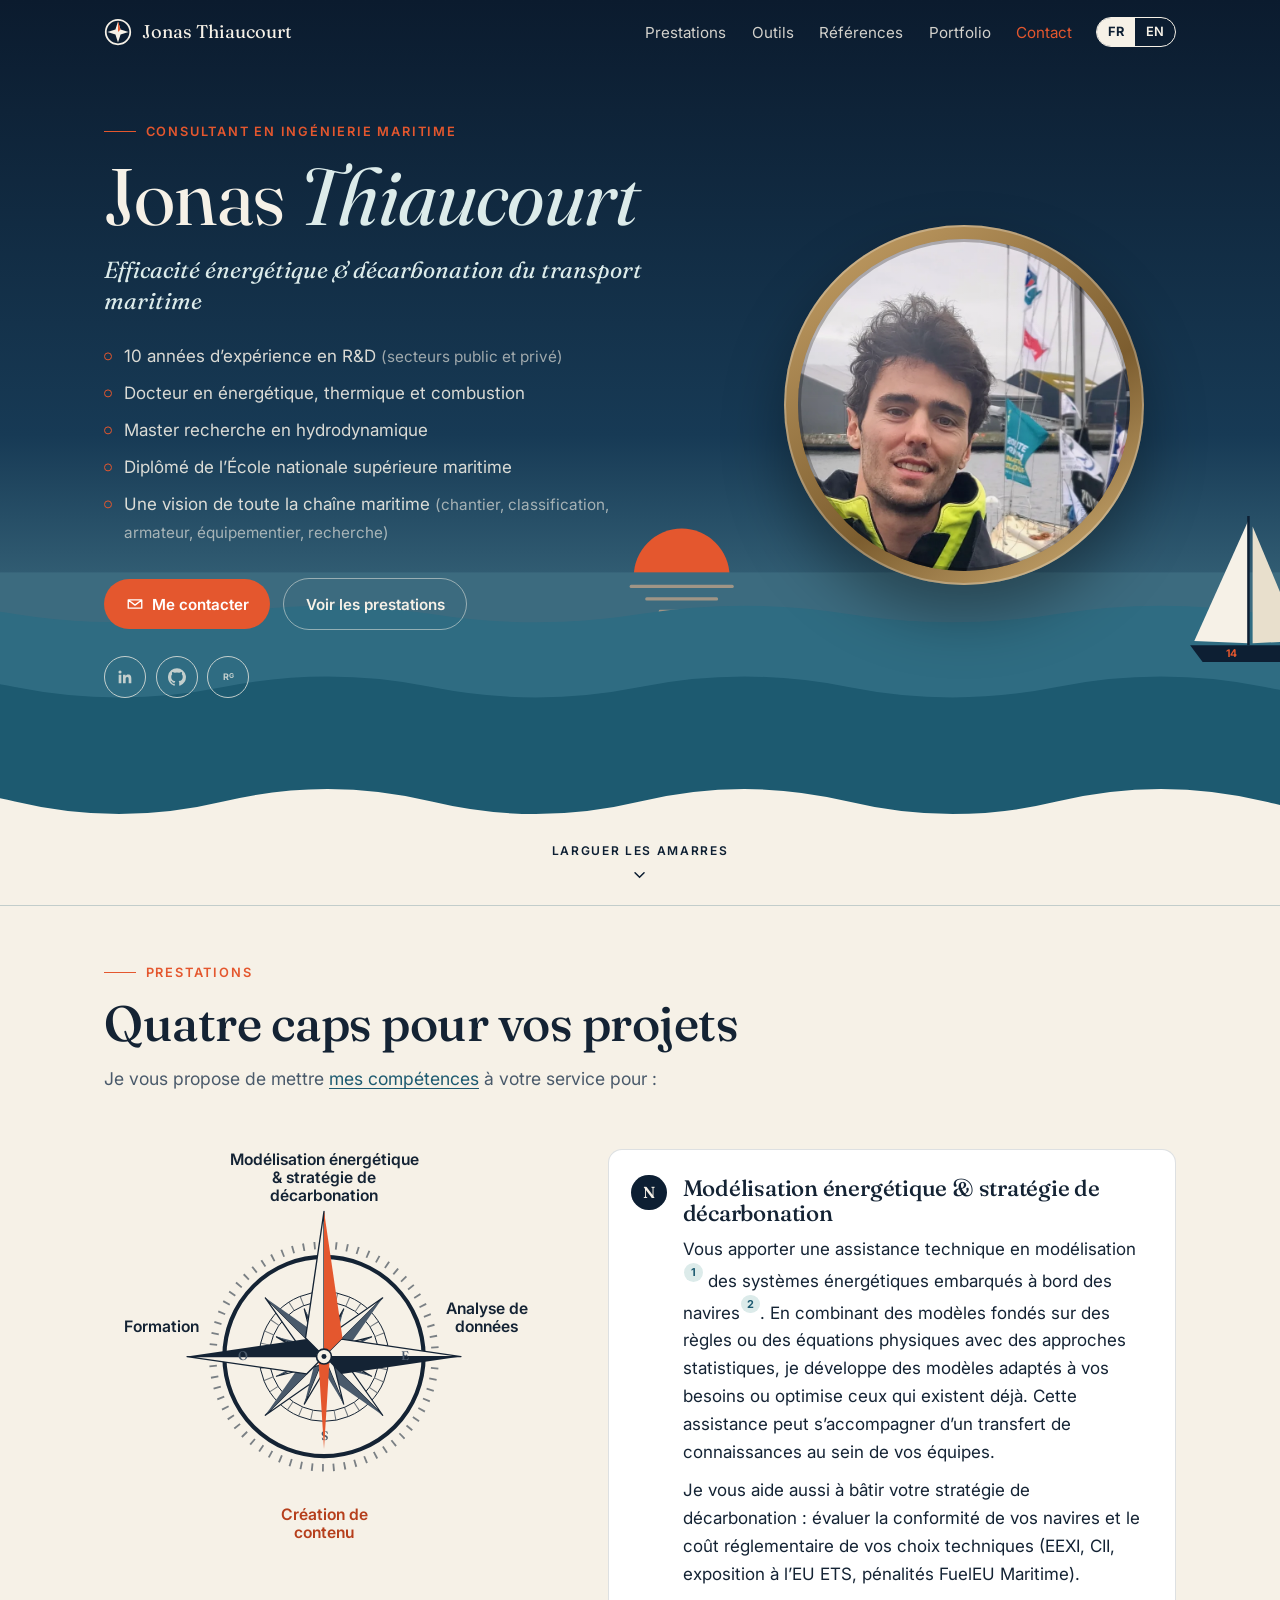
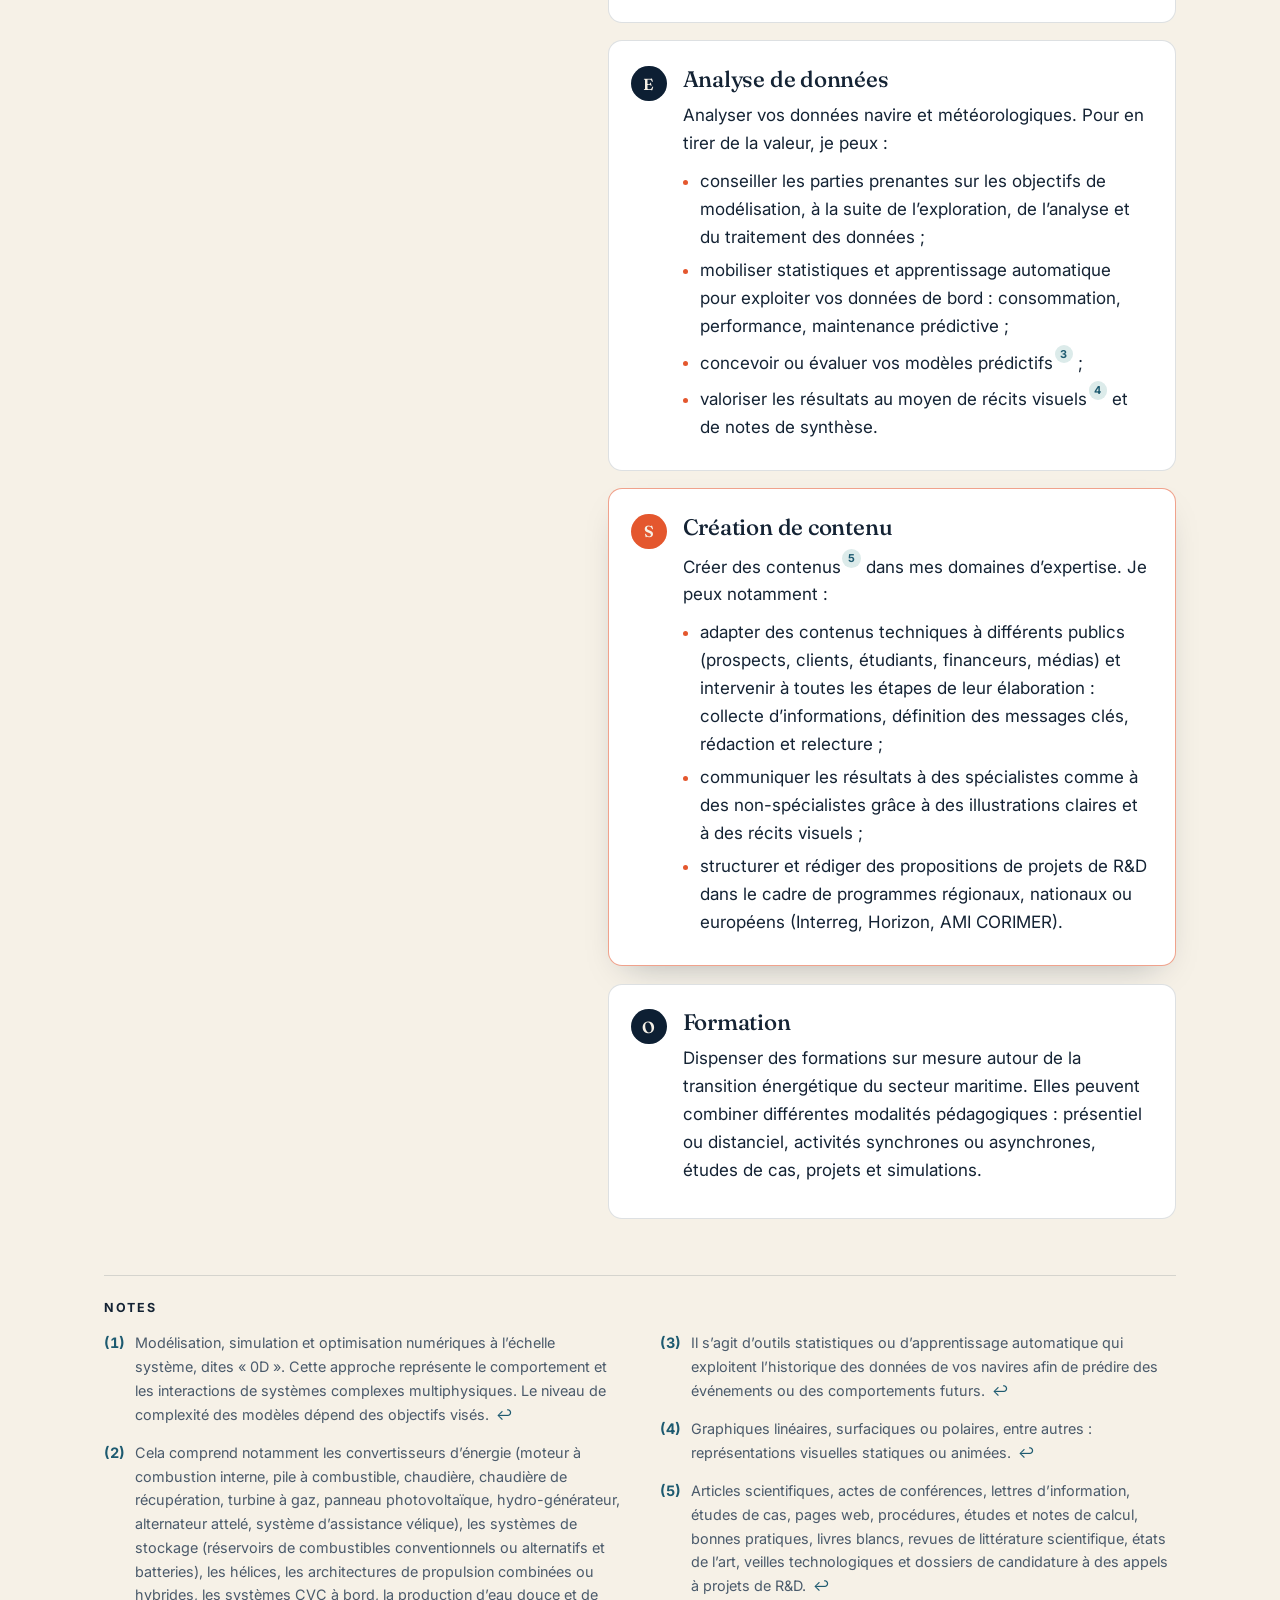
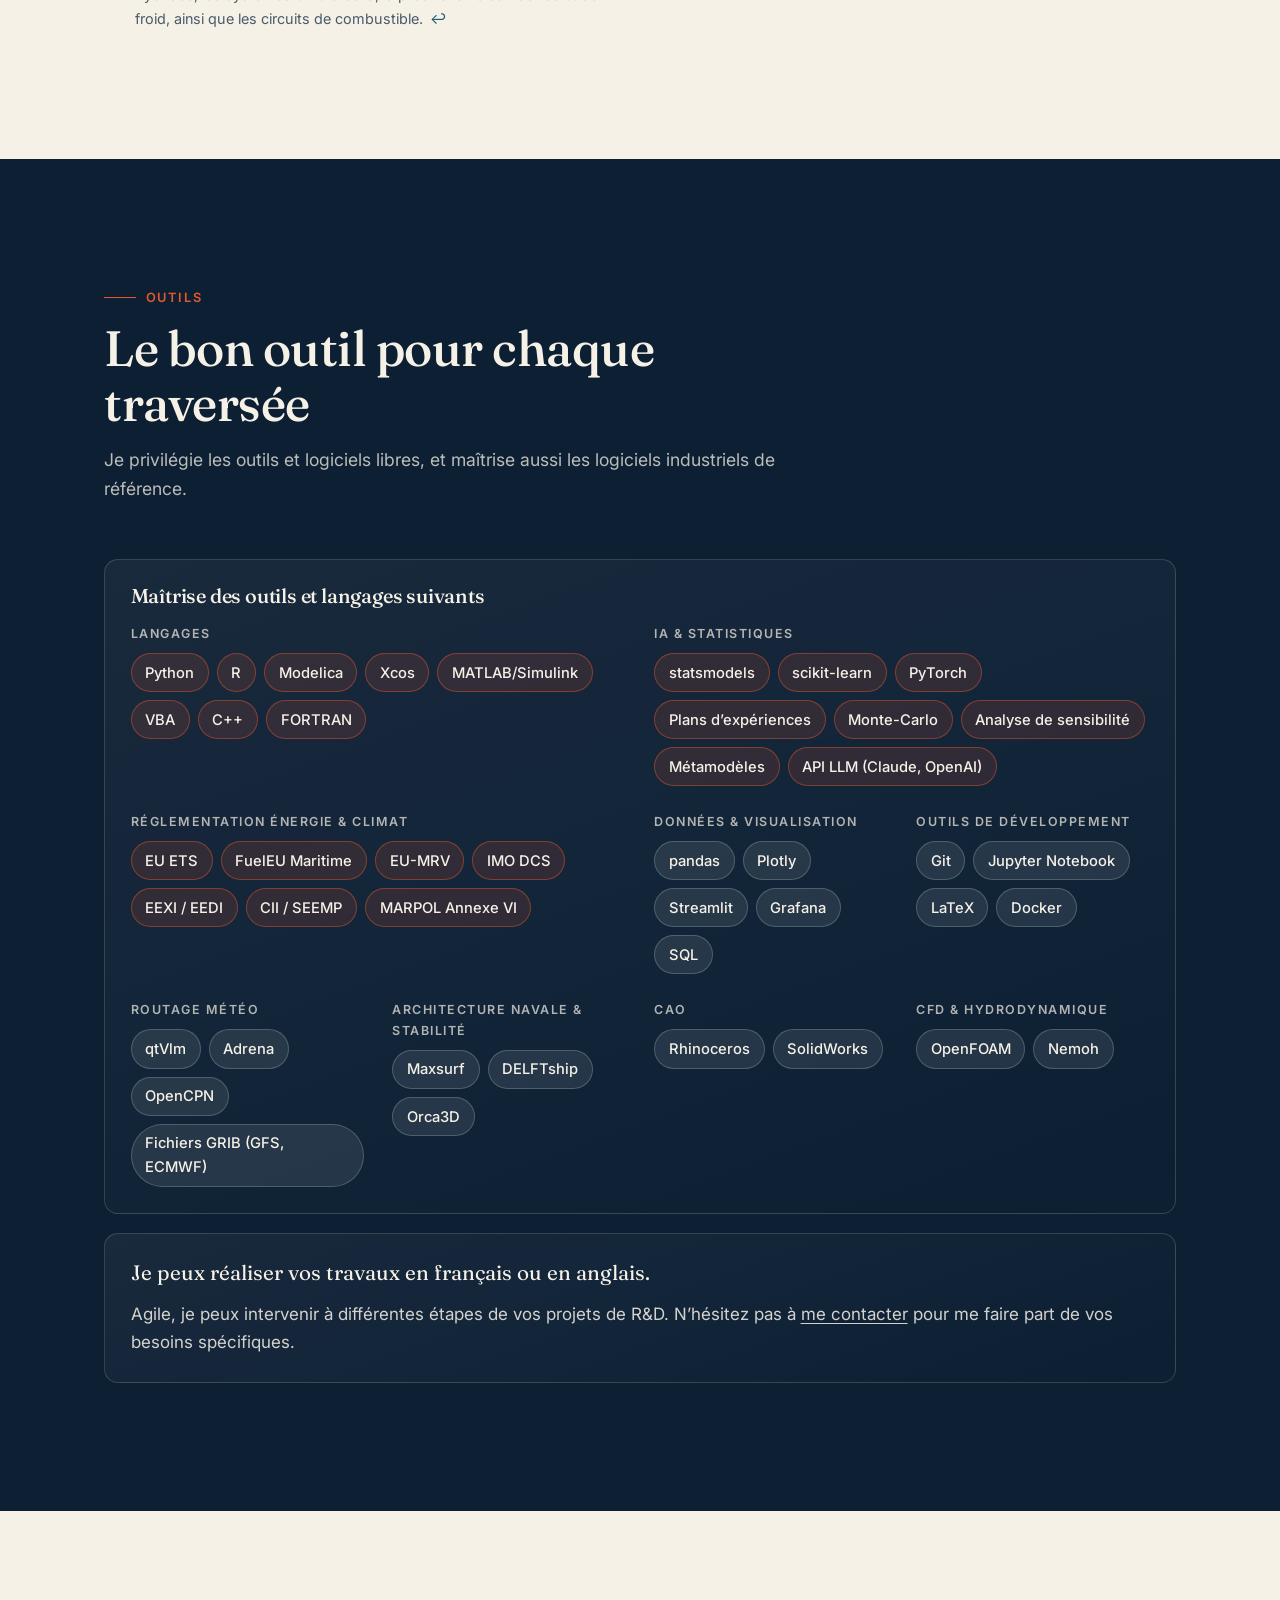
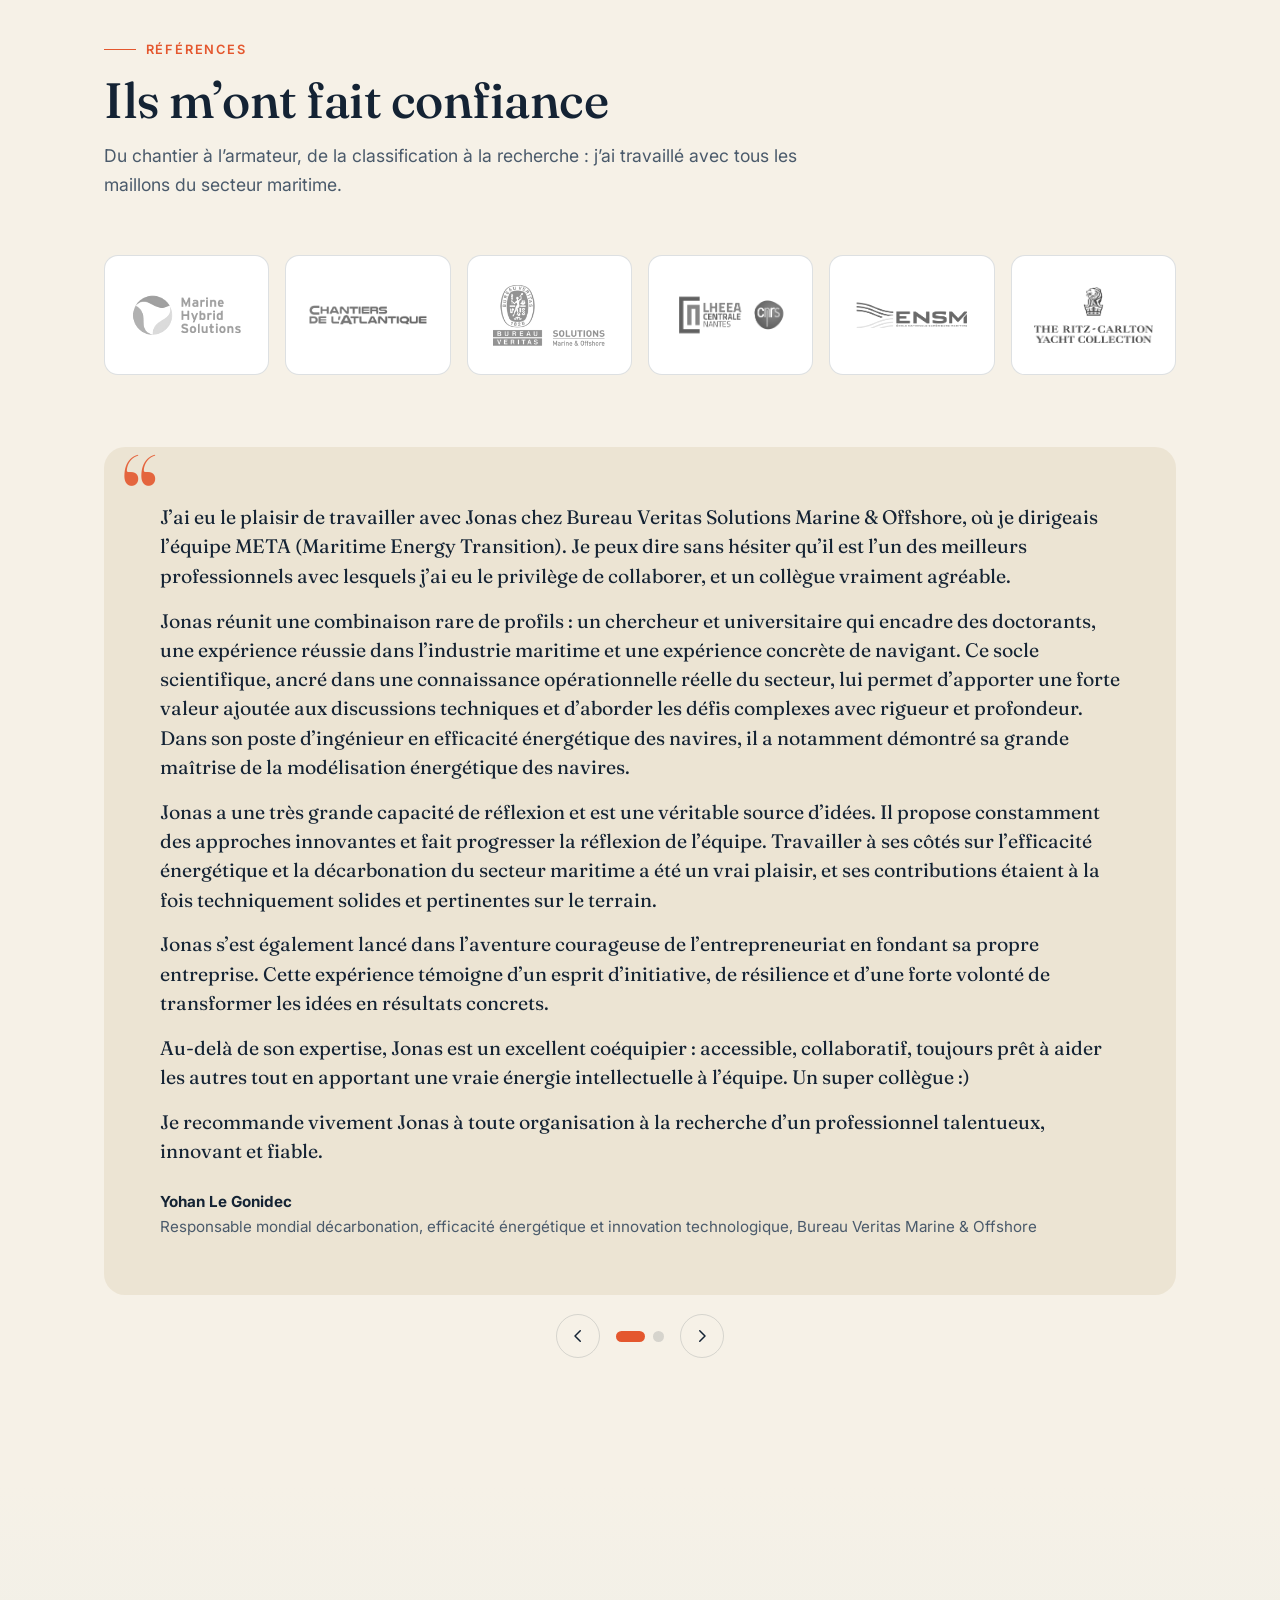
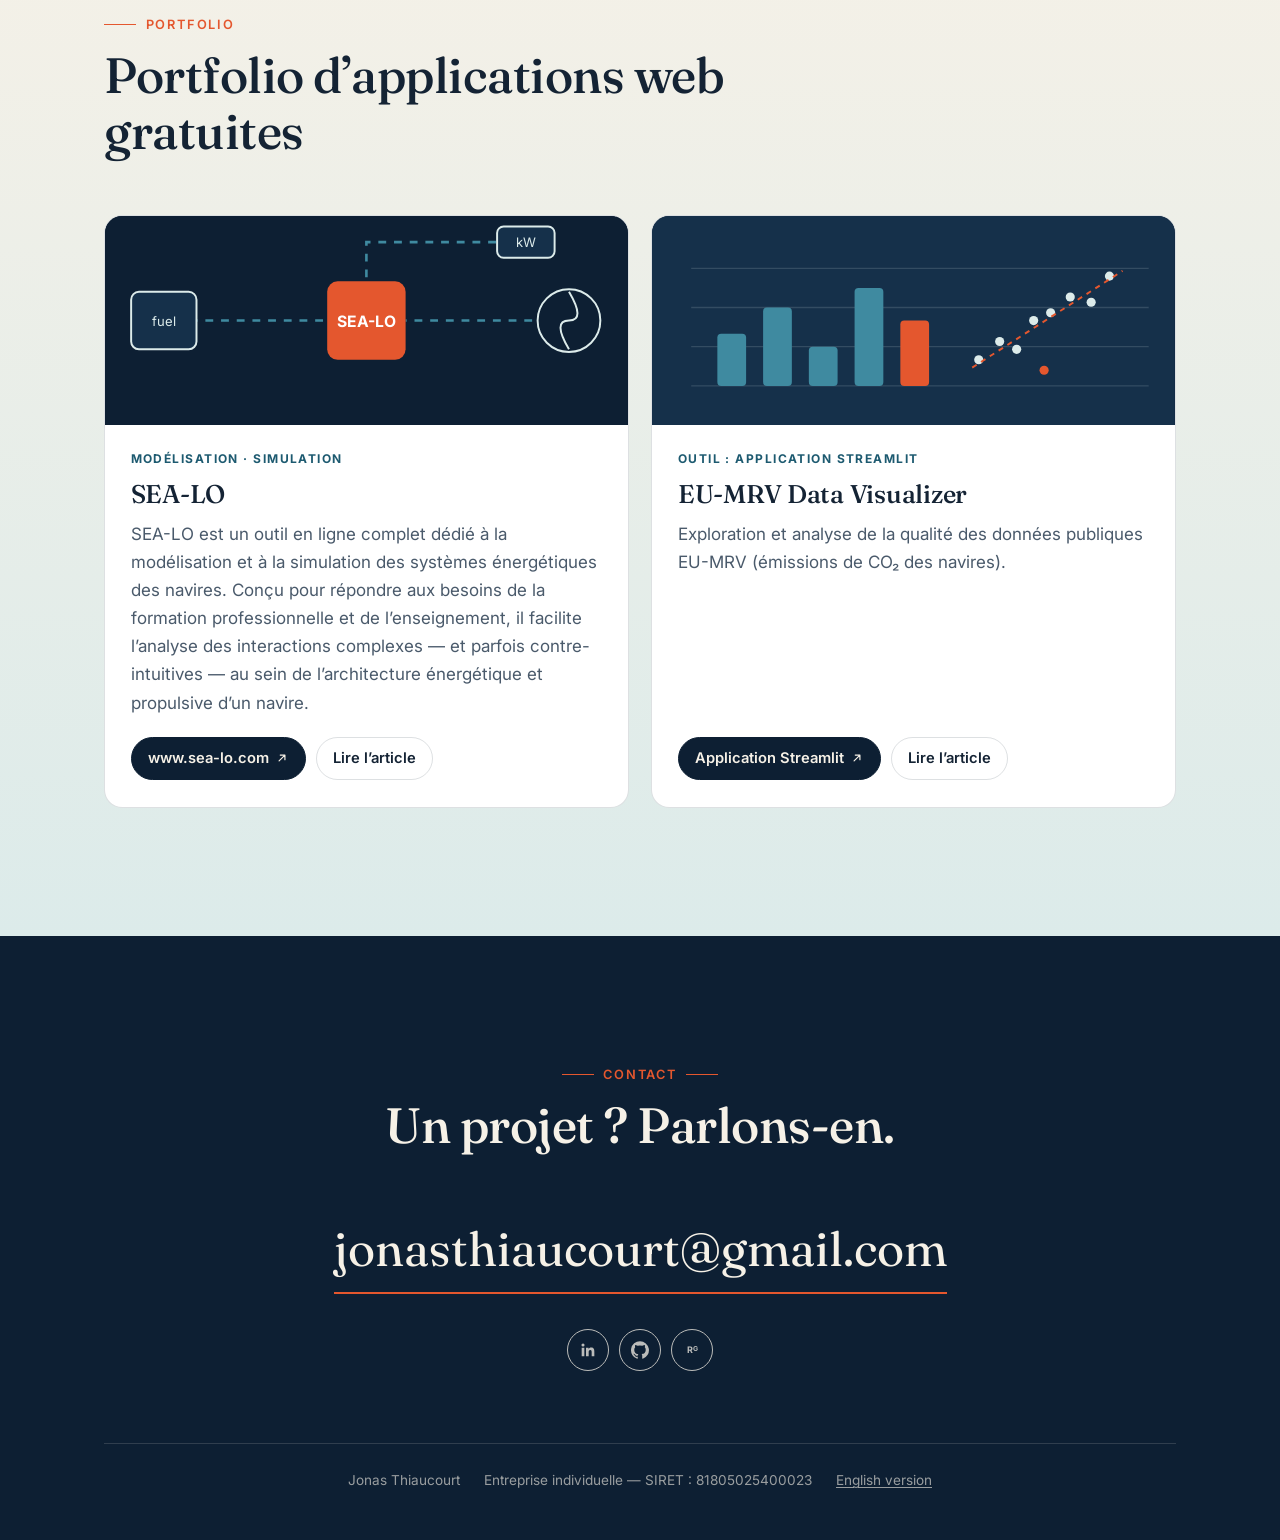
<file: index.html>
<!doctype html>
<html lang="fr">
<head>
<meta charset="utf-8">
<meta name="viewport" content="width=device-width, initial-scale=1">
<title>Jonas Thiaucourt · Consultant en ingénierie maritime</title>
<meta name="description" content="Jonas Thiaucourt, consultant en ingénierie maritime : modélisation des systèmes énergétiques des navires, stratégie de décarbonation et réglementation (EU ETS, FuelEU Maritime, EEXI, CII), analyse de données, création de contenus et formation à la transition énergétique du secteur maritime.">
<meta property="og:title" content="Jonas Thiaucourt · Consultant en ingénierie maritime">
<meta property="og:description" content="Modélisation énergétique des navires, stratégie de décarbonation, analyse de données, création de contenus et formation.">
<meta property="og:type" content="website">
<meta property="og:image" content="assets/img/portrait.webp">
<meta name="theme-color" content="#0d1f33">
<link rel="alternate" hreflang="fr" href="./">
<link rel="alternate" hreflang="en" href="en/">
<link rel="icon" href="assets/img/favicon.svg" type="image/svg+xml">
<link rel="preconnect" href="https://fonts.googleapis.com">
<link rel="preconnect" href="https://fonts.gstatic.com" crossorigin>
<link href="https://fonts.googleapis.com/css2?family=Fraunces:ital,opsz,wght@0,9..144,400;0,9..144,500;0,9..144,600;1,9..144,400&family=Inter:wght@400;500;600;700&display=swap" rel="stylesheet">
<link rel="stylesheet" href="assets/css/style.css">
</head>
<body>

<svg width="0" height="0" style="position:absolute" aria-hidden="true">
  <symbol id="i-linkedin" viewBox="0 0 24 24"><path fill="currentColor" d="M20.45 20.45h-3.56v-5.57c0-1.33-.02-3.04-1.85-3.04-1.85 0-2.14 1.45-2.14 2.94v5.67H9.35V9h3.41v1.56h.05c.48-.9 1.64-1.85 3.37-1.85 3.6 0 4.27 2.37 4.27 5.46v6.28zM5.34 7.43a2.06 2.06 0 1 1 0-4.13 2.06 2.06 0 0 1 0 4.13zM7.12 20.45H3.56V9h3.56v11.45z"/></symbol>
  <symbol id="i-github" viewBox="0 0 24 24"><path fill="currentColor" d="M12 .3a12 12 0 0 0-3.8 23.38c.6.12.82-.26.82-.58l-.01-2.04c-3.34.72-4.04-1.61-4.04-1.61-.55-1.39-1.33-1.76-1.33-1.76-1.09-.74.08-.73.08-.73 1.2.09 1.84 1.24 1.84 1.24 1.07 1.83 2.81 1.3 3.5 1 .1-.78.42-1.31.76-1.61-2.67-.3-5.47-1.33-5.47-5.93 0-1.31.47-2.38 1.24-3.22-.14-.3-.54-1.52.1-3.18 0 0 1-.32 3.3 1.23a11.5 11.5 0 0 1 6 0c2.28-1.55 3.29-1.23 3.29-1.23.64 1.66.24 2.88.12 3.18a4.65 4.65 0 0 1 1.23 3.22c0 4.61-2.8 5.63-5.48 5.92.42.36.81 1.1.81 2.22l-.01 3.29c0 .32.21.7.82.58A12 12 0 0 0 12 .3"/></symbol>
  <symbol id="i-researchgate" viewBox="0 0 24 24"><text x="12" y="16.5" text-anchor="middle" font-family="Inter, Arial, sans-serif" font-size="12" font-weight="700" fill="currentColor">R<tspan font-size="9" dy="-3">G</tspan></text></symbol>
  <symbol id="i-mail" viewBox="0 0 24 24"><path fill="none" stroke="currentColor" stroke-width="1.8" stroke-linecap="round" stroke-linejoin="round" d="M3 6.5h18v11H3zM3.5 7l8.5 6.5L20.5 7"/></symbol>
  <symbol id="i-arrow" viewBox="0 0 24 24"><path fill="none" stroke="currentColor" stroke-width="2" stroke-linecap="round" stroke-linejoin="round" d="M7 17 17 7M9 7h8v8"/></symbol>
  <symbol id="i-compass" viewBox="-12 -12 24 24"><circle r="10.5" fill="none" stroke="currentColor" stroke-width="1.5"/><path d="M0-9 2.2-2.2 9 0 2.2 2.2 0 9-2.2 2.2-9 0-2.2-2.2Z" fill="currentColor"/><path d="M0-9 2.2-2.2 0 0Z" fill="#e4572e"/></symbol>
</svg>

<a class="skip" href="#prestations">Aller au contenu</a>

<header class="nav">
  <div class="wrap">
    <a class="brand" href="#top"><svg aria-hidden="true"><use href="#i-compass"/></svg>Jonas Thiaucourt</a>
    <button class="menu-btn" aria-expanded="false" aria-controls="menu" aria-label="Menu">
      <svg width="22" height="22" viewBox="0 0 24 24" aria-hidden="true"><path d="M3 7h18M3 12h18M3 17h18" stroke="currentColor" stroke-width="2" stroke-linecap="round"/></svg>
    </button>
    <ul id="menu">
      <li><a href="#prestations">Prestations</a></li>
      <li><a href="#outils">Outils</a></li>
      <li><a href="#references">Références</a></li>
      <li><a href="#portfolio">Portfolio</a></li>
      <li><a href="#contact">Contact</a></li>
    </ul>
    <div class="lang" aria-label="Langue">
      <span aria-current="true"><b>FR</b></span><a href="en/" hreflang="en" lang="en">EN</a>
    </div>
  </div>
</header>

<div class="hero" id="top">
  <div class="wrap">
    <div>
      <span class="eyebrow">Consultant en ingénierie maritime</span>
      <h1>Jonas <em>Thiaucourt</em></h1>
      <p class="tagline">Efficacité énergétique &amp; décarbonation du transport maritime</p>
      <ul class="creds">
        <li><span>10 années d’expérience en R&amp;D <small>(secteurs public et privé)</small></span></li>
        <li>Docteur en énergétique, thermique et combustion</li>
        <li>Master recherche en hydrodynamique</li>
        <li>Diplômé de l’École nationale supérieure maritime</li>
        <li><span>Une vision de toute la chaîne maritime <small>(chantier, classification, armateur, équipementier, recherche)</small></span></li>
      </ul>
      <div class="actions">
        <a class="btn primary" href="mailto:jonasthiaucourt@gmail.com"><svg width="18" height="18" aria-hidden="true"><use href="#i-mail"/></svg>Me contacter</a>
        <a class="btn ghost" href="#prestations">Voir les prestations</a>
      </div>
      <ul class="socials">
        <li><a href="https://www.linkedin.com/in/jonasthiaucourt/?originalSubdomain=fr" aria-label="LinkedIn"><svg><use href="#i-linkedin"/></svg></a></li>
        <li><a href="https://github.com/jonasT44" aria-label="GitHub"><svg><use href="#i-github"/></svg></a></li>
        <li><a href="https://www.researchgate.net/profile/Jonas-Thiaucourt" aria-label="ResearchGate"><svg><use href="#i-researchgate"/></svg></a></li>
      </ul>
    </div>
    <div class="porthole">
      <img src="assets/img/portrait.webp" width="800" height="800" alt="Portrait de Jonas Thiaucourt sur un ponton, devant le voilier Pen-Duick III">
    </div>
  </div>

  <svg id="sea" viewBox="0 0 1600 400" preserveAspectRatio="xMidYMax slice" aria-hidden="true">
    <circle class="sunset" cx="840" cy="84" r="46" fill="#e4572e"/>
    <rect x="0" y="80" width="1600" height="320" fill="#3c6b7f"/>
    <g class="sunset" fill="#f3b88c" opacity=".55">
      <rect x="790" y="92" width="100" height="3" rx="1.5"/><rect x="805" y="104" width="70" height="3" rx="1.5"/><rect x="818" y="116" width="44" height="2.5" rx="1.25"/>
    </g>
    <path class="wave w1" fill="#2f6c82" d="M0 120 Q100 104 200 120 T400 120 T600 120 T800 120 T1000 120 T1200 120 T1400 120 T1600 120 T1800 120 T2000 120 T2200 120 T2400 120 V400 H0 Z"/>
    <!-- Ketch, en hommage à Pen-Duick III -->
    <g transform="translate(1390 0)"><g class="boat">
      <path d="M-62 150 L66 150 L54 166 L-50 166 Z" fill="#0d1f33"/>
      <path d="M-6 148 L-6 30 L-58 146 Z" fill="#f6f1e7"/>
      <path d="M-2 148 L-2 36 L44 146 Z" fill="#e8dfcc"/>
      <path d="M30 148 L30 70 L58 146 Z" fill="#f6f1e7"/>
      <path d="M-6 26 L-6 150 M30 66 L30 150" stroke="#0d1f33" stroke-width="2.4"/>
      <text x="-28" y="161" font-family="Inter, Arial" font-weight="700" font-size="10" fill="#e4572e">14</text></g>
    </g>
    <path class="wave w2" fill="#1d5a70" d="M0 190 Q100 170 200 190 T400 190 T600 190 T800 190 T1000 190 T1200 190 T1400 190 T1600 190 T1800 190 T2000 190 T2200 190 T2400 190 V400 H0 Z"/>
    <path class="wave w3" fill="#f6f1e7" d="M0 300 Q100 276 200 300 T400 300 T600 300 T800 300 T1000 300 T1200 300 T1400 300 T1600 300 T1800 300 T2000 300 T2200 300 T2400 300 V400 H0 Z"/>
  </svg>

  <a class="scroll-cue" href="#prestations">Larguer les amarres
    <svg viewBox="0 0 24 24" aria-hidden="true"><path d="M6 9l6 6 6-6" fill="none" stroke="currentColor" stroke-width="2" stroke-linecap="round"/></svg>
  </a>
</div>

<main>

<section id="prestations">
  <div class="wrap">
    <div class="section-head reveal">
      <span class="eyebrow">Prestations</span>
      <h2>Quatre caps pour vos projets</h2>
      <p>Je vous propose de mettre <a href="https://fr.linkedin.com/in/jonasthiaucourt">mes compétences</a> à votre service pour :</p>
    </div>

    <div class="services-grid">
      <div class="compass-wrap reveal">
        <svg class="compass" viewBox="-265 -250 530 500" role="img" aria-label="Rose des vents des prestations : modélisation énergétique et stratégie de décarbonation au nord, analyse de données à l’est, création de contenu au sud, formation à l’ouest"></svg>
      </div>

      <div class="services">
        <article class="service reveal" id="modelisation" data-dir="N" data-short="Modélisation énergétique|&amp; stratégie de|décarbonation">
          <span class="dir" aria-hidden="true">N</span>
          <h3>Modélisation énergétique &amp; stratégie de décarbonation</h3>
          <p>Vous apporter une assistance technique en modélisation<sup class="fn" id="ref-1"><a href="#note-1" aria-label="note 1">1</a></sup> des systèmes énergétiques embarqués à bord des navires<sup class="fn" id="ref-2"><a href="#note-2" aria-label="note 2">2</a></sup>. En combinant des modèles fondés sur des règles ou des équations physiques avec des approches statistiques, je développe des modèles adaptés à vos besoins ou optimise ceux qui existent déjà. Cette assistance peut s’accompagner d’un transfert de connaissances au sein de vos équipes.</p>
          <p>Je vous aide aussi à bâtir votre stratégie de décarbonation : évaluer la conformité de vos navires et le coût réglementaire de vos choix techniques (EEXI, CII, exposition à l’EU ETS, pénalités FuelEU Maritime).</p>
        </article>

        <article class="service reveal" id="donnees" data-dir="E" data-short="Analyse de|données">
          <span class="dir" aria-hidden="true">E</span>
          <h3>Analyse de données</h3>
          <p>Analyser vos données navire et météorologiques. Pour en tirer de la valeur, je peux :</p>
          <ul>
            <li>conseiller les parties prenantes sur les objectifs de modélisation, à la suite de l’exploration, de l’analyse et du traitement des données ;</li>
            <li>mobiliser statistiques et apprentissage automatique pour exploiter vos données de bord : consommation, performance, maintenance prédictive ;</li>
            <li>concevoir ou évaluer vos modèles prédictifs<sup class="fn" id="ref-3"><a href="#note-3" aria-label="note 3">3</a></sup> ;</li>
            <li>valoriser les résultats au moyen de récits visuels<sup class="fn" id="ref-4"><a href="#note-4" aria-label="note 4">4</a></sup> et de notes de synthèse.</li>
          </ul>
        </article>

        <article class="service reveal" id="contenus" data-dir="S" data-short="Création de|contenu">
          <span class="dir" aria-hidden="true">S</span>
          <h3>Création de contenu</h3>
          <p>Créer des contenus<sup class="fn" id="ref-5"><a href="#note-5" aria-label="note 5">5</a></sup> dans mes domaines d’expertise. Je peux notamment :</p>
          <ul>
            <li>adapter des contenus techniques à différents publics (prospects, clients, étudiants, financeurs, médias) et intervenir à toutes les étapes de leur élaboration : collecte d’informations, définition des messages clés, rédaction et relecture ;</li>
            <li>communiquer les résultats à des spécialistes comme à des non-spécialistes grâce à des illustrations claires et à des récits visuels ;</li>
            <li>structurer et rédiger des propositions de projets de R&amp;D dans le cadre de programmes régionaux, nationaux ou européens (Interreg, Horizon, AMI CORIMER).</li>
          </ul>
        </article>

        <article class="service reveal" id="formation" data-dir="O" data-short="Formation">
          <span class="dir" aria-hidden="true">O</span>
          <h3>Formation</h3>
          <p>Dispenser des formations sur mesure autour de la transition énergétique du secteur maritime. Elles peuvent combiner différentes modalités pédagogiques : présentiel ou distanciel, activités synchrones ou asynchrones, études de cas, projets et simulations.</p>
        </article>
      </div>
    </div>

    <aside class="notes" id="notes" aria-label="Notes">
      <h3>Notes</h3>
      <ol>
        <li id="note-1"><b>(1)</b><span>Modélisation, simulation et optimisation numériques à l’échelle système, dites « 0D ». Cette approche représente le comportement et les interactions de systèmes complexes multiphysiques. Le niveau de complexité des modèles dépend des objectifs visés. <a class="back" href="#ref-1" aria-label="Retour au texte">↩</a></span></li>
        <li id="note-2"><b>(2)</b><span>Cela comprend notamment les convertisseurs d’énergie (moteur à combustion interne, pile à combustible, chaudière, chaudière de récupération, turbine à gaz, panneau photovoltaïque, hydro-générateur, alternateur attelé, système d’assistance vélique), les systèmes de stockage (réservoirs de combustibles conventionnels ou alternatifs et batteries), les hélices, les architectures de propulsion combinées ou hybrides, les systèmes CVC à bord, la production d’eau douce et de froid, ainsi que les circuits de combustible. <a class="back" href="#ref-2" aria-label="Retour au texte">↩</a></span></li>
        <li id="note-3"><b>(3)</b><span>Il s’agit d’outils statistiques ou d’apprentissage automatique qui exploitent l’historique des données de vos navires afin de prédire des événements ou des comportements futurs. <a class="back" href="#ref-3" aria-label="Retour au texte">↩</a></span></li>
        <li id="note-4"><b>(4)</b><span>Graphiques linéaires, surfaciques ou polaires, entre autres : représentations visuelles statiques ou animées. <a class="back" href="#ref-4" aria-label="Retour au texte">↩</a></span></li>
        <li id="note-5"><b>(5)</b><span>Articles scientifiques, actes de conférences, lettres d’information, études de cas, pages web, procédures, études et notes de calcul, bonnes pratiques, livres blancs, revues de littérature scientifique, états de l’art, veilles technologiques et dossiers de candidature à des appels à projets de R&amp;D. <a class="back" href="#ref-5" aria-label="Retour au texte">↩</a></span></li>
      </ol>
    </aside>
  </div>
</section>

<section id="outils" class="tools">
  <div class="wrap">
    <div class="section-head reveal">
      <span class="eyebrow">Outils</span>
      <h2>Le bon outil pour chaque traversée</h2>
      <p>Je privilégie les outils et logiciels libres, et maîtrise aussi les logiciels industriels de référence.</p>
    </div>
    <div class="tools-grid">
      <div class="panel reveal">
        <h3>Maîtrise des outils et langages suivants</h3>
        <div class="tool-groups">
          <div class="wide">
            <h4>Langages</h4>
            <ul class="chips accent">
              <li>Python</li><li>R</li><li>Modelica</li><li>Xcos</li><li>MATLAB/Simulink</li><li>VBA</li><li>C++</li><li>FORTRAN</li>
            </ul>
          </div>
          <div class="wide">
            <h4>IA &amp; statistiques</h4>
            <ul class="chips accent">
              <li>statsmodels</li><li>scikit-learn</li><li>PyTorch</li><li>Plans d’expériences</li><li>Monte-Carlo</li><li>Analyse de sensibilité</li><li>Métamodèles</li><li>API LLM (Claude, OpenAI)</li>
            </ul>
          </div>
          <div class="wide">
            <h4>Réglementation énergie &amp; climat</h4>
            <ul class="chips accent">
              <li>EU ETS</li><li>FuelEU Maritime</li><li>EU-MRV</li><li>IMO DCS</li><li>EEXI / EEDI</li><li>CII / SEEMP</li><li>MARPOL Annexe VI</li>
            </ul>
          </div>
          <div>
            <h4>Données &amp; visualisation</h4>
            <ul class="chips">
              <li>pandas</li><li>Plotly</li><li>Streamlit</li><li>Grafana</li><li>SQL</li>
            </ul>
          </div>
          <div>
            <h4>Outils de développement</h4>
            <ul class="chips">
              <li>Git</li><li>Jupyter Notebook</li><li>LaTeX</li><li>Docker</li>
            </ul>
          </div>
          <div>
            <h4>Routage météo</h4>
            <ul class="chips">
              <li>qtVlm</li><li>Adrena</li><li>OpenCPN</li><li>Fichiers GRIB (GFS, ECMWF)</li>
            </ul>
          </div>
          <div>
            <h4>Architecture navale &amp; stabilité</h4>
            <ul class="chips">
              <li>Maxsurf</li><li>DELFTship</li><li>Orca3D</li>
            </ul>
          </div>
          <div>
            <h4>CAO</h4>
            <ul class="chips">
              <li>Rhinoceros</li><li>SolidWorks</li>
            </ul>
          </div>
          <div>
            <h4>CFD &amp; hydrodynamique</h4>
            <ul class="chips">
              <li>OpenFOAM</li><li>Nemoh</li>
            </ul>
          </div>
        </div>
      </div>
      <div class="panel reveal">
        <p class="big">Je peux réaliser vos travaux en français ou en anglais.</p>
        <p>Agile, je peux intervenir à différentes étapes de vos projets de R&amp;D. N’hésitez pas à <a href="#contact" style="color:inherit">me contacter</a> pour me faire part de vos besoins spécifiques.</p>
      </div>
    </div>
  </div>
</section>

<section id="references">
  <div class="wrap">
    <div class="section-head reveal">
      <span class="eyebrow">Références</span>
      <h2>Ils m’ont fait confiance</h2>
      <p>Du chantier à l’armateur, de la classification à la recherche : j’ai travaillé avec tous les maillons du secteur maritime.</p>
    </div>
    <ul class="logos reveal">
      <li><img src="assets/img/logos/marine-hybrid-solutions.webp" alt="Marine Hybrid Solutions" loading="lazy" width="346" height="146"></li>
      <li><img src="assets/img/logos/chantiers-atlantique.webp" alt="Chantiers de l’Atlantique" loading="lazy" width="600" height="104"></li>
      <li><img src="assets/img/logos/bureau-veritas.webp" alt="Bureau Veritas Solutions Marine &amp; Offshore" loading="lazy" width="400" height="240"></li>
      <li><img src="assets/img/logos/lheea-cnrs.webp" alt="LHEEA – Centrale Nantes / CNRS" loading="lazy" width="526" height="204"></li>
      <li><img src="assets/img/logos/ensm.webp" alt="École nationale supérieure maritime" loading="lazy" width="600" height="130"></li>
      <li><img src="assets/img/logos/ritz-carlton-yacht-collection.webp" alt="The Ritz-Carlton Yacht Collection" loading="lazy" width="503" height="240"></li>
    </ul>

    <div class="quotes reveal" role="region" aria-roledescription="carousel" aria-label="Recommandations" data-dot="Afficher la recommandation">
      <div class="quotes-track">
        <figure class="quote">
          <blockquote>
            <p>J’ai eu le plaisir de travailler avec Jonas chez Bureau Veritas Solutions Marine &amp; Offshore, où je dirigeais l’équipe META (Maritime Energy Transition). Je peux dire sans hésiter qu’il est l’un des meilleurs professionnels avec lesquels j’ai eu le privilège de collaborer, et un collègue vraiment agréable.</p>
            <p>Jonas réunit une combinaison rare de profils : un chercheur et universitaire qui encadre des doctorants, une expérience réussie dans l’industrie maritime et une expérience concrète de navigant. Ce socle scientifique, ancré dans une connaissance opérationnelle réelle du secteur, lui permet d’apporter une forte valeur ajoutée aux discussions techniques et d’aborder les défis complexes avec rigueur et profondeur. Dans son poste d’ingénieur en efficacité énergétique des navires, il a notamment démontré sa grande maîtrise de la modélisation énergétique des navires.</p>
            <p>Jonas a une très grande capacité de réflexion et est une véritable source d’idées. Il propose constamment des approches innovantes et fait progresser la réflexion de l’équipe. Travailler à ses côtés sur l’efficacité énergétique et la décarbonation du secteur maritime a été un vrai plaisir, et ses contributions étaient à la fois techniquement solides et pertinentes sur le terrain.</p>
            <p>Jonas s’est également lancé dans l’aventure courageuse de l’entrepreneuriat en fondant sa propre entreprise. Cette expérience témoigne d’un esprit d’initiative, de résilience et d’une forte volonté de transformer les idées en résultats concrets.</p>
            <p>Au-delà de son expertise, Jonas est un excellent coéquipier : accessible, collaboratif, toujours prêt à aider les autres tout en apportant une vraie énergie intellectuelle à l’équipe. Un super collègue :)</p>
            <p>Je recommande vivement Jonas à toute organisation à la recherche d’un professionnel talentueux, innovant et fiable.</p>
          </blockquote>
          <figcaption>
            <span><strong>Yohan Le Gonidec</strong>Responsable mondial décarbonation, efficacité énergétique et innovation technologique, Bureau Veritas Marine &amp; Offshore</span>
          </figcaption>
        </figure>
        <figure class="quote">
          <blockquote>
            <p>Jonas a travaillé comme consultant pour Marine Hybrid Solutions pendant près d’un an et demi. Il a joué un rôle important au sein de l’équipe, en contribuant à la modélisation énergétique, au développement de concepts et de produits, ainsi qu’aux activités commerciales techniques. Jonas est compétent, communicatif et collaboratif. Il fait avancer les sujets complexes avec assurance et nous tenait toujours informés de l’avancement. Je le recommande chaleureusement !</p>
          </blockquote>
          <figcaption>
            <span><strong>Jonas Krogh Laeret</strong>Directeur technique (CTO), Marine Hybrid Solutions</span>
          </figcaption>
        </figure>
      </div>
      <div class="quotes-nav">
        <button type="button" class="q-prev" aria-label="Recommandation précédente"><svg width="18" height="18" viewBox="0 0 24 24" aria-hidden="true"><path d="M15 5l-7 7 7 7" fill="none" stroke="currentColor" stroke-width="2" stroke-linecap="round" stroke-linejoin="round"/></svg></button>
        <div class="q-dots"></div>
        <button type="button" class="q-next" aria-label="Recommandation suivante"><svg width="18" height="18" viewBox="0 0 24 24" aria-hidden="true"><path d="M9 5l7 7-7 7" fill="none" stroke="currentColor" stroke-width="2" stroke-linecap="round" stroke-linejoin="round"/></svg></button>
      </div>
    </div>
  </div>
</section>

<section id="portfolio" class="portfolio">
  <div class="wrap">
    <div class="section-head reveal">
      <span class="eyebrow">Portfolio</span>
      <h2>Portfolio d’applications web gratuites</h2>
    </div>
    <div class="projects">
      <article class="project reveal">
        <div class="visual" aria-hidden="true">
          <svg viewBox="0 0 400 160" preserveAspectRatio="xMidYMid slice">
            <rect width="400" height="160" fill="#0d1f33"/>
            <g stroke="#3f8aa0" stroke-width="2" fill="none" stroke-dasharray="6 6">
              <path d="M70 80 H170"><animate attributeName="stroke-dashoffset" from="24" to="0" dur="1s" repeatCount="indefinite"/></path>
              <path d="M230 80 H330"><animate attributeName="stroke-dashoffset" from="24" to="0" dur="1s" repeatCount="indefinite"/></path>
              <path d="M200 50 V20 H300"><animate attributeName="stroke-dashoffset" from="24" to="0" dur="1.4s" repeatCount="indefinite"/></path>
            </g>
            <rect x="20" y="58" width="50" height="44" rx="6" fill="#15304a" stroke="#dcebea" stroke-width="1.5"/>
            <rect x="170" y="50" width="60" height="60" rx="8" fill="#e4572e"/>
            <circle cx="355" cy="80" r="24" fill="none" stroke="#dcebea" stroke-width="1.5"/>
            <path d="M355 58 Q368 80 355 80 Q342 80 355 102" fill="none" stroke="#dcebea" stroke-width="1.5"/>
            <rect x="300" y="8" width="44" height="24" rx="5" fill="#15304a" stroke="#dcebea" stroke-width="1.5"/>
            <text x="200" y="85" text-anchor="middle" font-family="Inter, Arial" font-size="12" font-weight="700" fill="#fff">SEA-LO</text>
            <text x="45" y="84" text-anchor="middle" font-family="Inter, Arial" font-size="10" fill="#dcebea">fuel</text>
            <text x="322" y="24" text-anchor="middle" font-family="Inter, Arial" font-size="10" fill="#dcebea">kW</text>
          </svg>
        </div>
        <div class="body">
          <span class="kind">Modélisation · simulation</span>
          <h3>SEA-LO</h3>
          <p>SEA-LO est un outil en ligne complet dédié à la modélisation et à la simulation des systèmes énergétiques des navires. Conçu pour répondre aux besoins de la formation professionnelle et de l’enseignement, il facilite l’analyse des interactions complexes — et parfois contre-intuitives — au sein de l’architecture énergétique et propulsive d’un navire.</p>
          <div class="links">
            <a href="https://www.sea-lo.com">www.sea-lo.com <svg width="14" height="14" aria-hidden="true"><use href="#i-arrow"/></svg></a>
            <a href="https://www.linkedin.com/pulse/hypothesis-identity-between-power-fuel-savings-ship-case-thiaucourt-7tyye/?trackingId=hUNyaO9STHKhU7PnbIwfeA%3D%3D">Lire l’article</a>
          </div>
        </div>
      </article>

      <article class="project reveal">
        <div class="visual" aria-hidden="true">
          <svg viewBox="0 0 400 160" preserveAspectRatio="xMidYMid slice">
            <rect width="400" height="160" fill="#15304a"/>
            <g stroke="rgba(220,235,234,.15)"><path d="M30 130 H380 M30 100 H380 M30 70 H380 M30 40 H380"/></g>
            <g fill="#3f8aa0">
              <rect x="50" y="90" width="22" height="40" rx="3"/><rect x="85" y="70" width="22" height="60" rx="3"/><rect x="120" y="100" width="22" height="30" rx="3"/>
              <rect x="155" y="55" width="22" height="75" rx="3"/><rect x="190" y="80" width="22" height="50" rx="3" fill="#e4572e"/>
            </g>
            <g fill="#dcebea">
              <circle cx="250" cy="110" r="3.5"/><circle cx="266" cy="96" r="3.5"/><circle cx="279" cy="102" r="3.5"/><circle cx="292" cy="80" r="3.5"/>
              <circle cx="305" cy="74" r="3.5"/><circle cx="320" cy="62" r="3.5"/><circle cx="336" cy="66" r="3.5"/><circle cx="350" cy="46" r="3.5"/>
              <circle cx="300" cy="118" r="3.5" fill="#e4572e"/>
            </g>
            <path d="M245 116 L360 42" stroke="#e4572e" stroke-width="1.5" stroke-dasharray="4 4"/>
          </svg>
        </div>
        <div class="body">
          <span class="kind">Outil : application Streamlit</span>
          <h3>EU-MRV Data Visualizer</h3>
          <p>Exploration et analyse de la qualité des données publiques EU-MRV (émissions de CO₂ des navires).</p>
          <div class="links">
            <a href="https://eumrvdatavisualizer.streamlit.app/">Application Streamlit <svg width="14" height="14" aria-hidden="true"><use href="#i-arrow"/></svg></a>
            <a href="https://www.linkedin.com/pulse/eu-mrv-database-quality-analysis-using-free-online-tool-thiaucourt-vwmge/?trackingId=TWVRRAuIRyGxkbVc4AzWKg%3D%3D">Lire l’article</a>
          </div>
        </div>
      </article>
    </div>
  </div>
</section>

<section id="contact" class="contact">
  <div class="wrap">
    <div class="section-head reveal">
      <span class="eyebrow">Contact</span>
      <h2>Un projet ? Parlons-en.</h2>
    </div>
    <a class="mail reveal" href="mailto:jonasthiaucourt@gmail.com">jonasthiaucourt@gmail.com</a>
    <ul class="socials">
      <li><a href="https://www.linkedin.com/in/jonasthiaucourt/?originalSubdomain=fr" aria-label="LinkedIn"><svg><use href="#i-linkedin"/></svg></a></li>
      <li><a href="https://github.com/jonasT44" aria-label="GitHub"><svg><use href="#i-github"/></svg></a></li>
      <li><a href="https://www.researchgate.net/profile/Jonas-Thiaucourt" aria-label="ResearchGate"><svg><use href="#i-researchgate"/></svg></a></li>
    </ul>
    <footer class="legal">
      <span>Jonas Thiaucourt</span>
      <span>Entreprise individuelle — SIRET : 81805025400023</span>
      <a href="en/" hreflang="en" lang="en">English version</a>
    </footer>
  </div>
</section>

</main>

<script src="assets/js/main.js" defer></script>
</body>
</html>
</file>
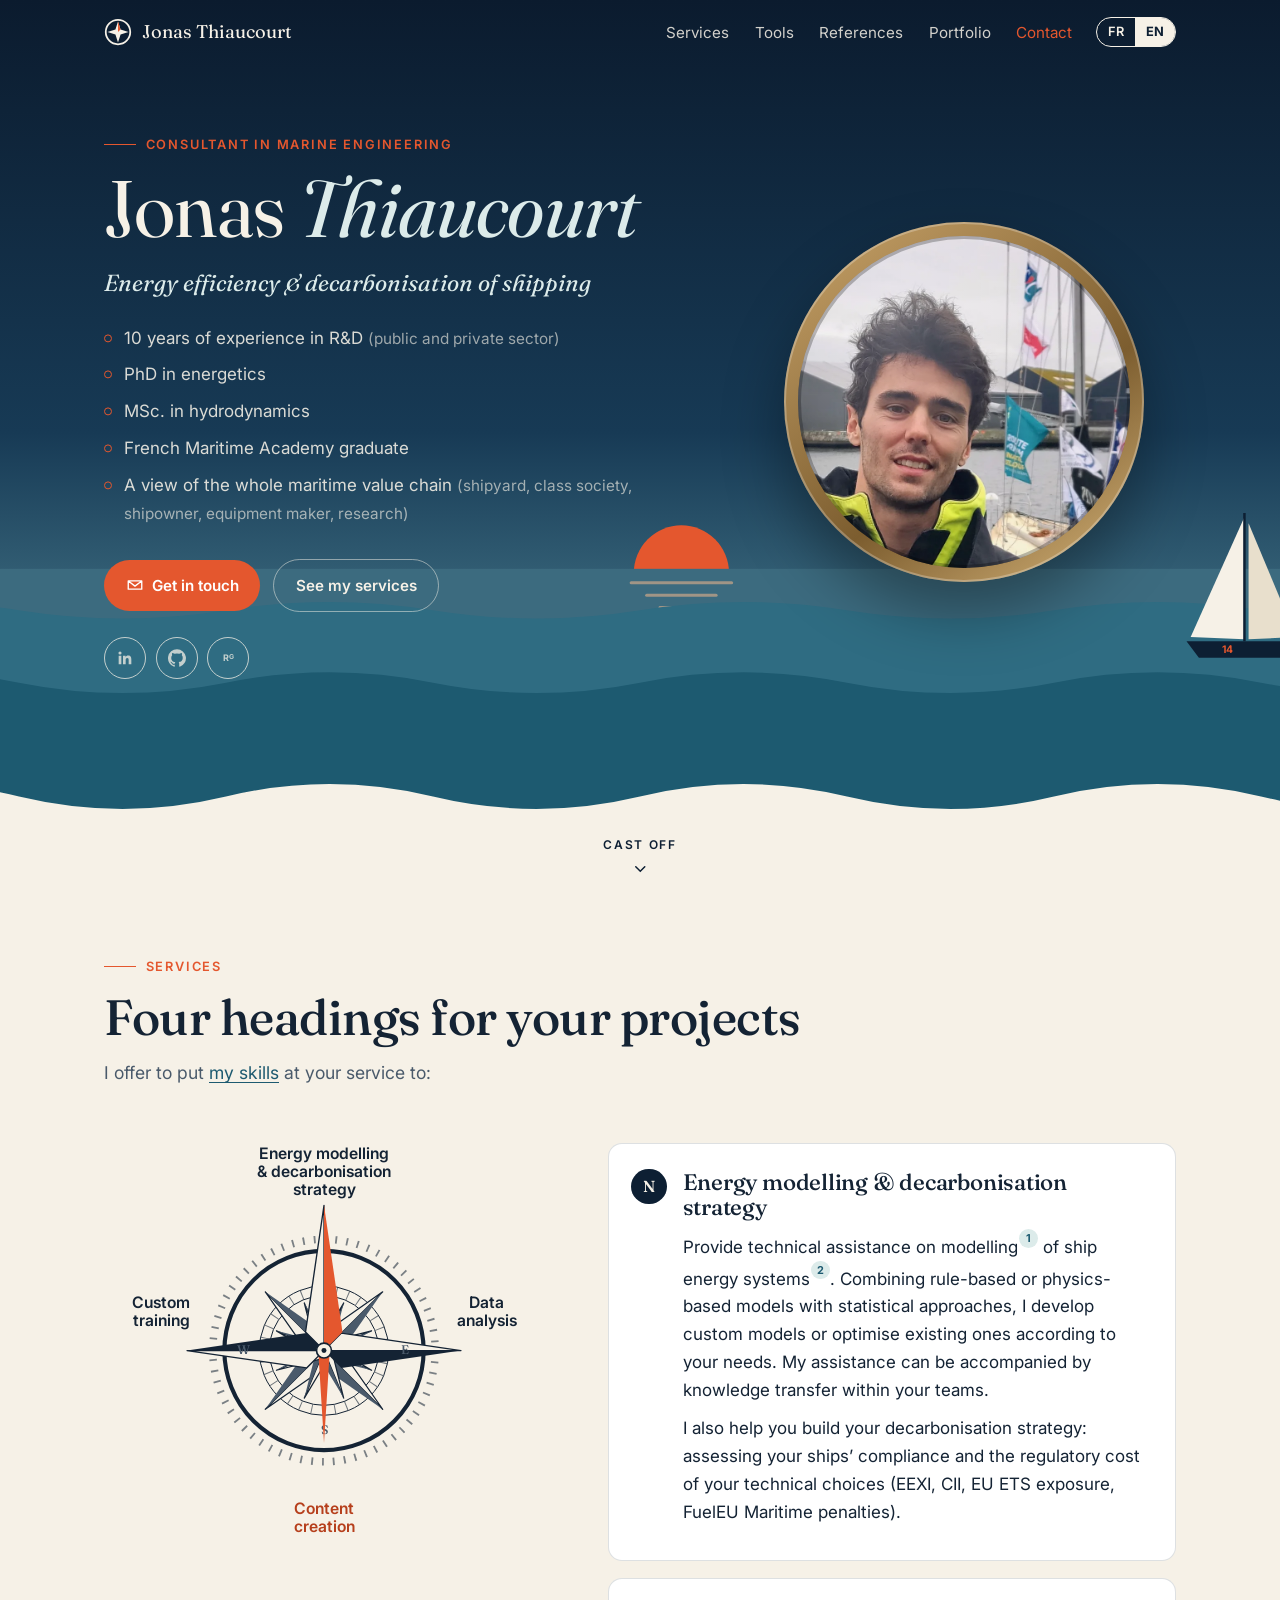
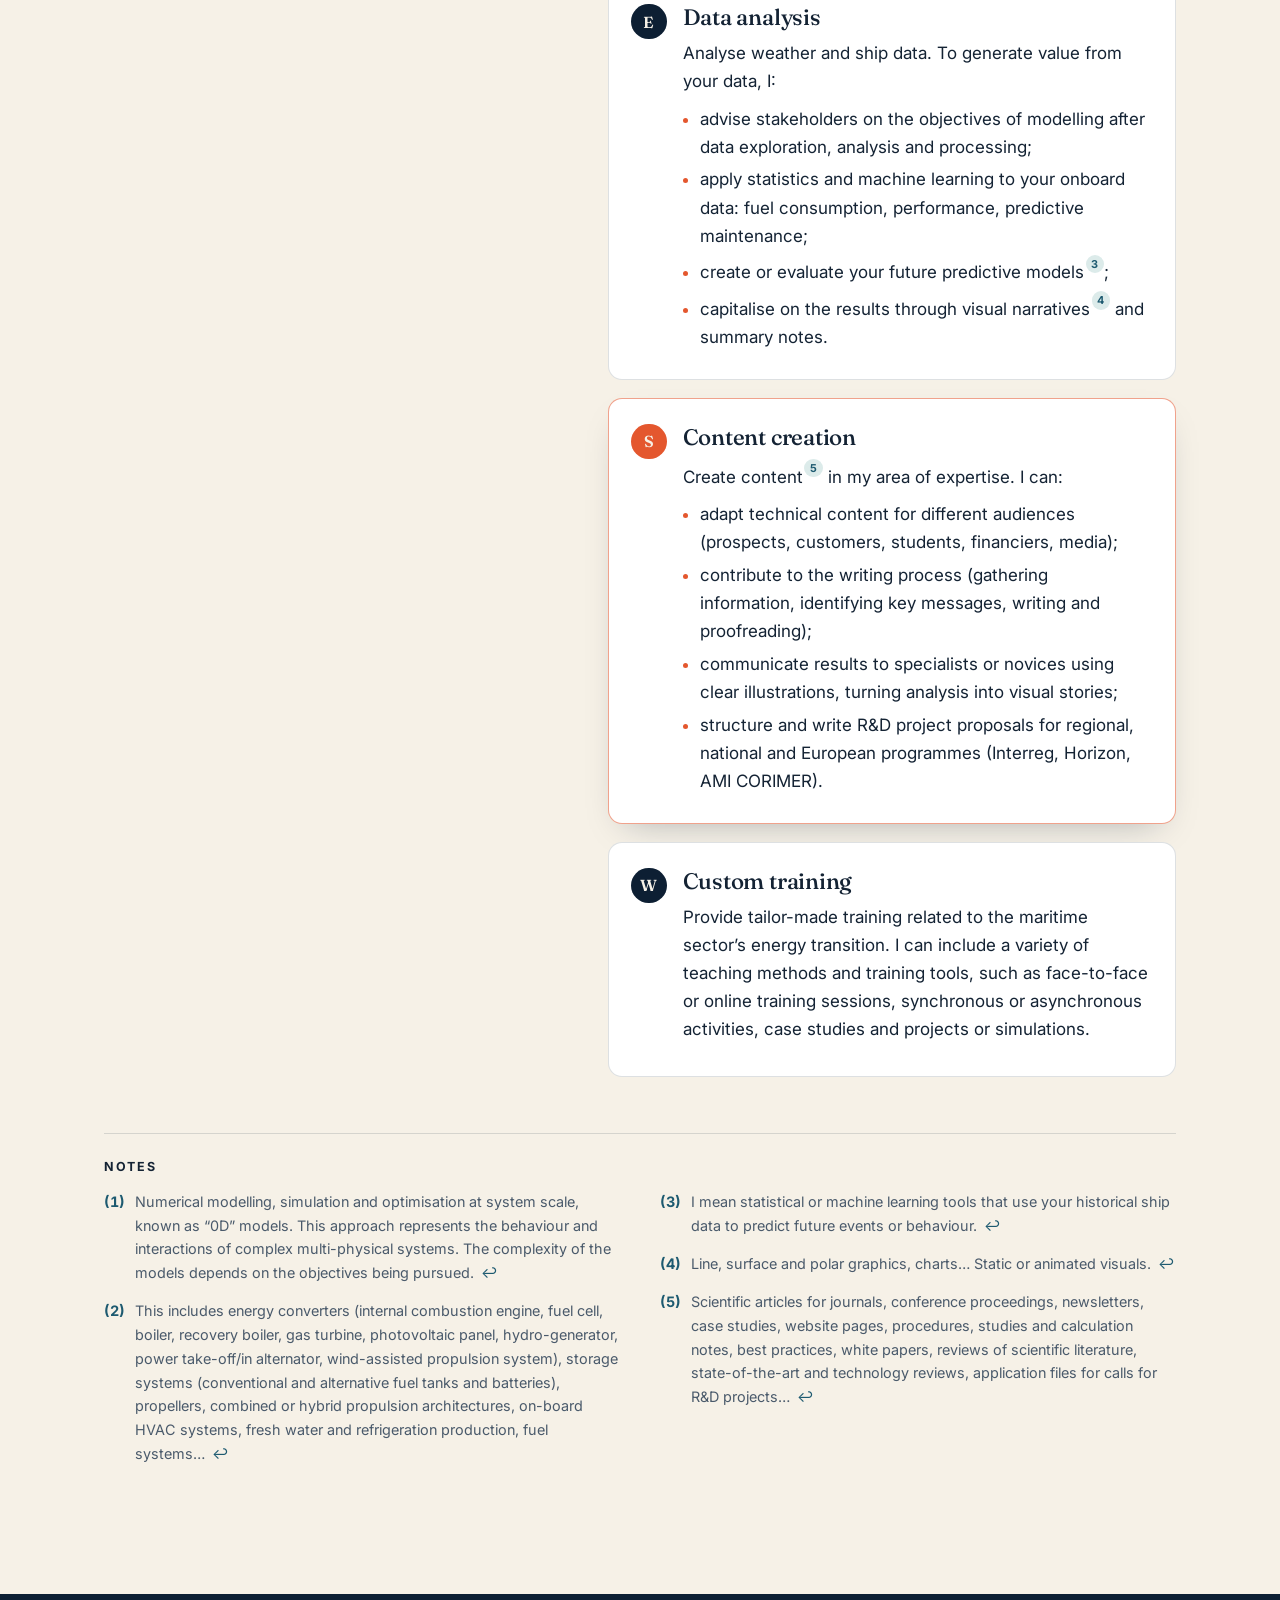
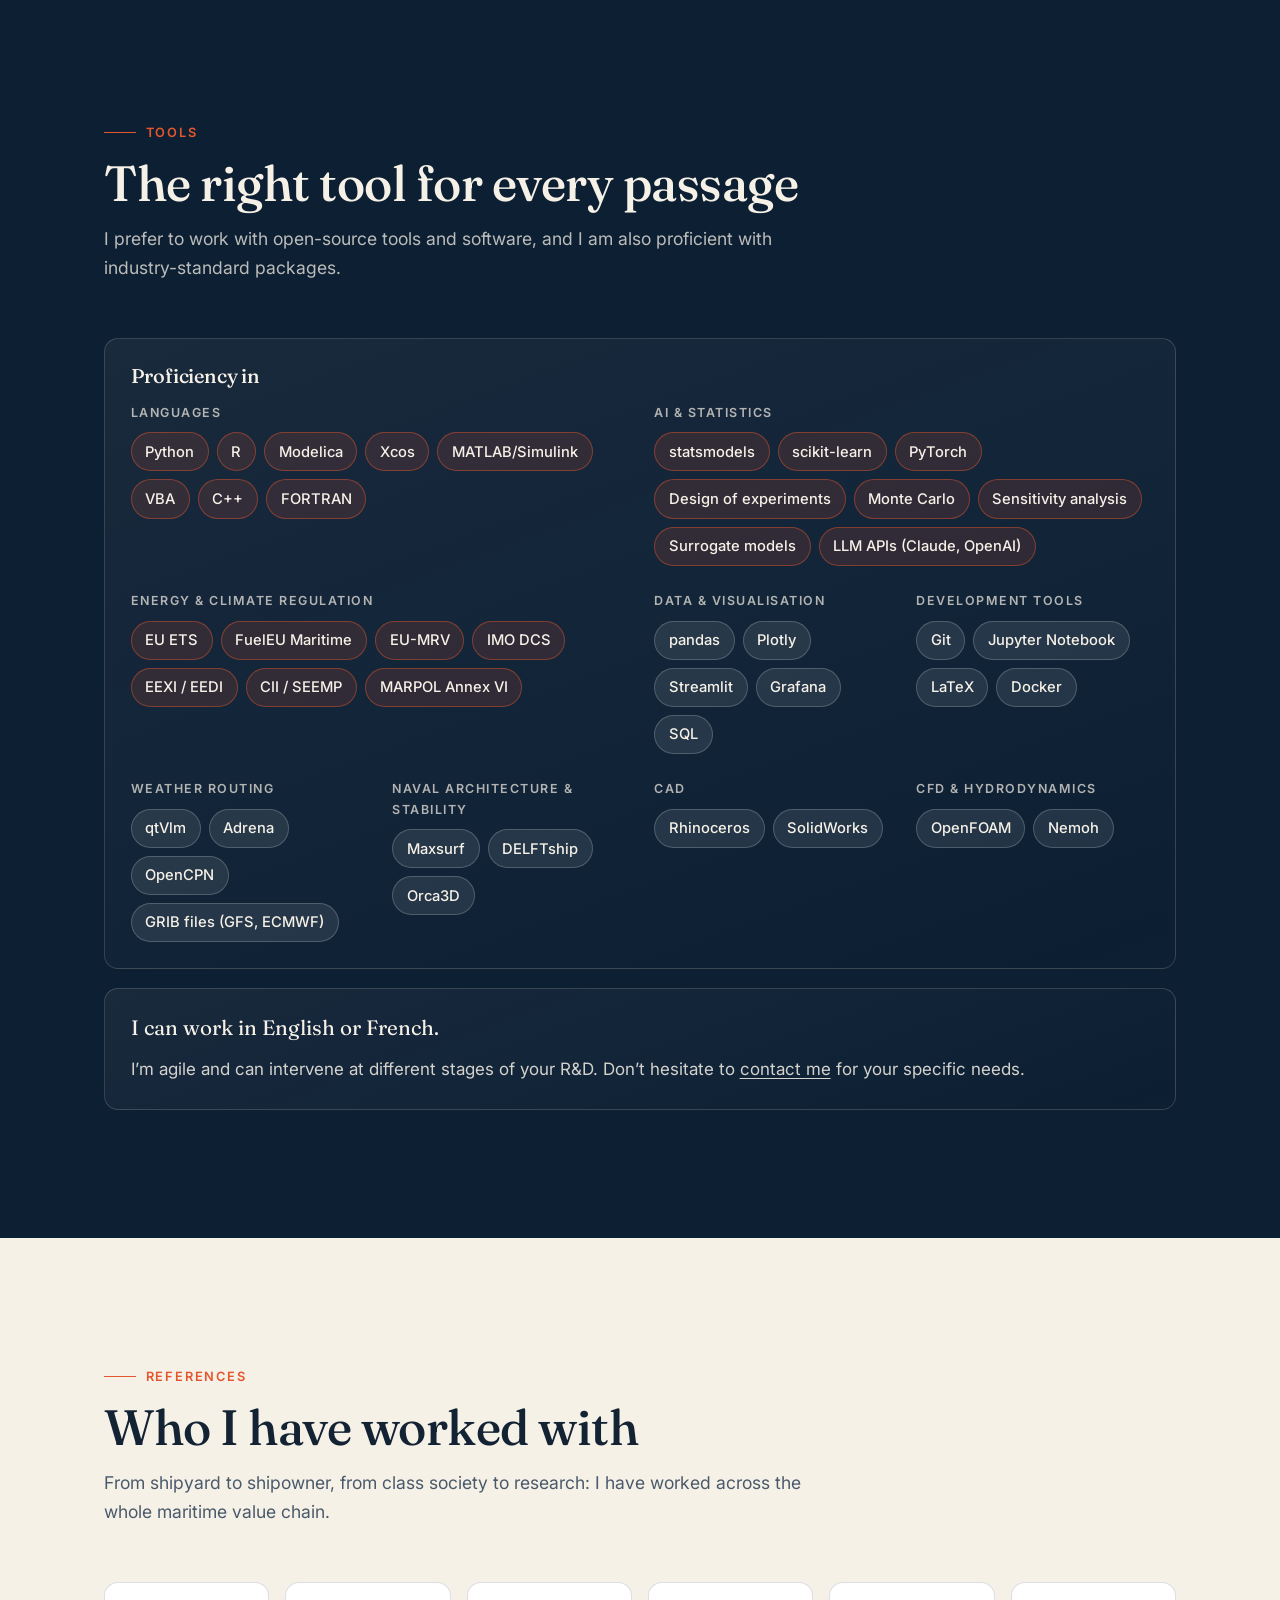
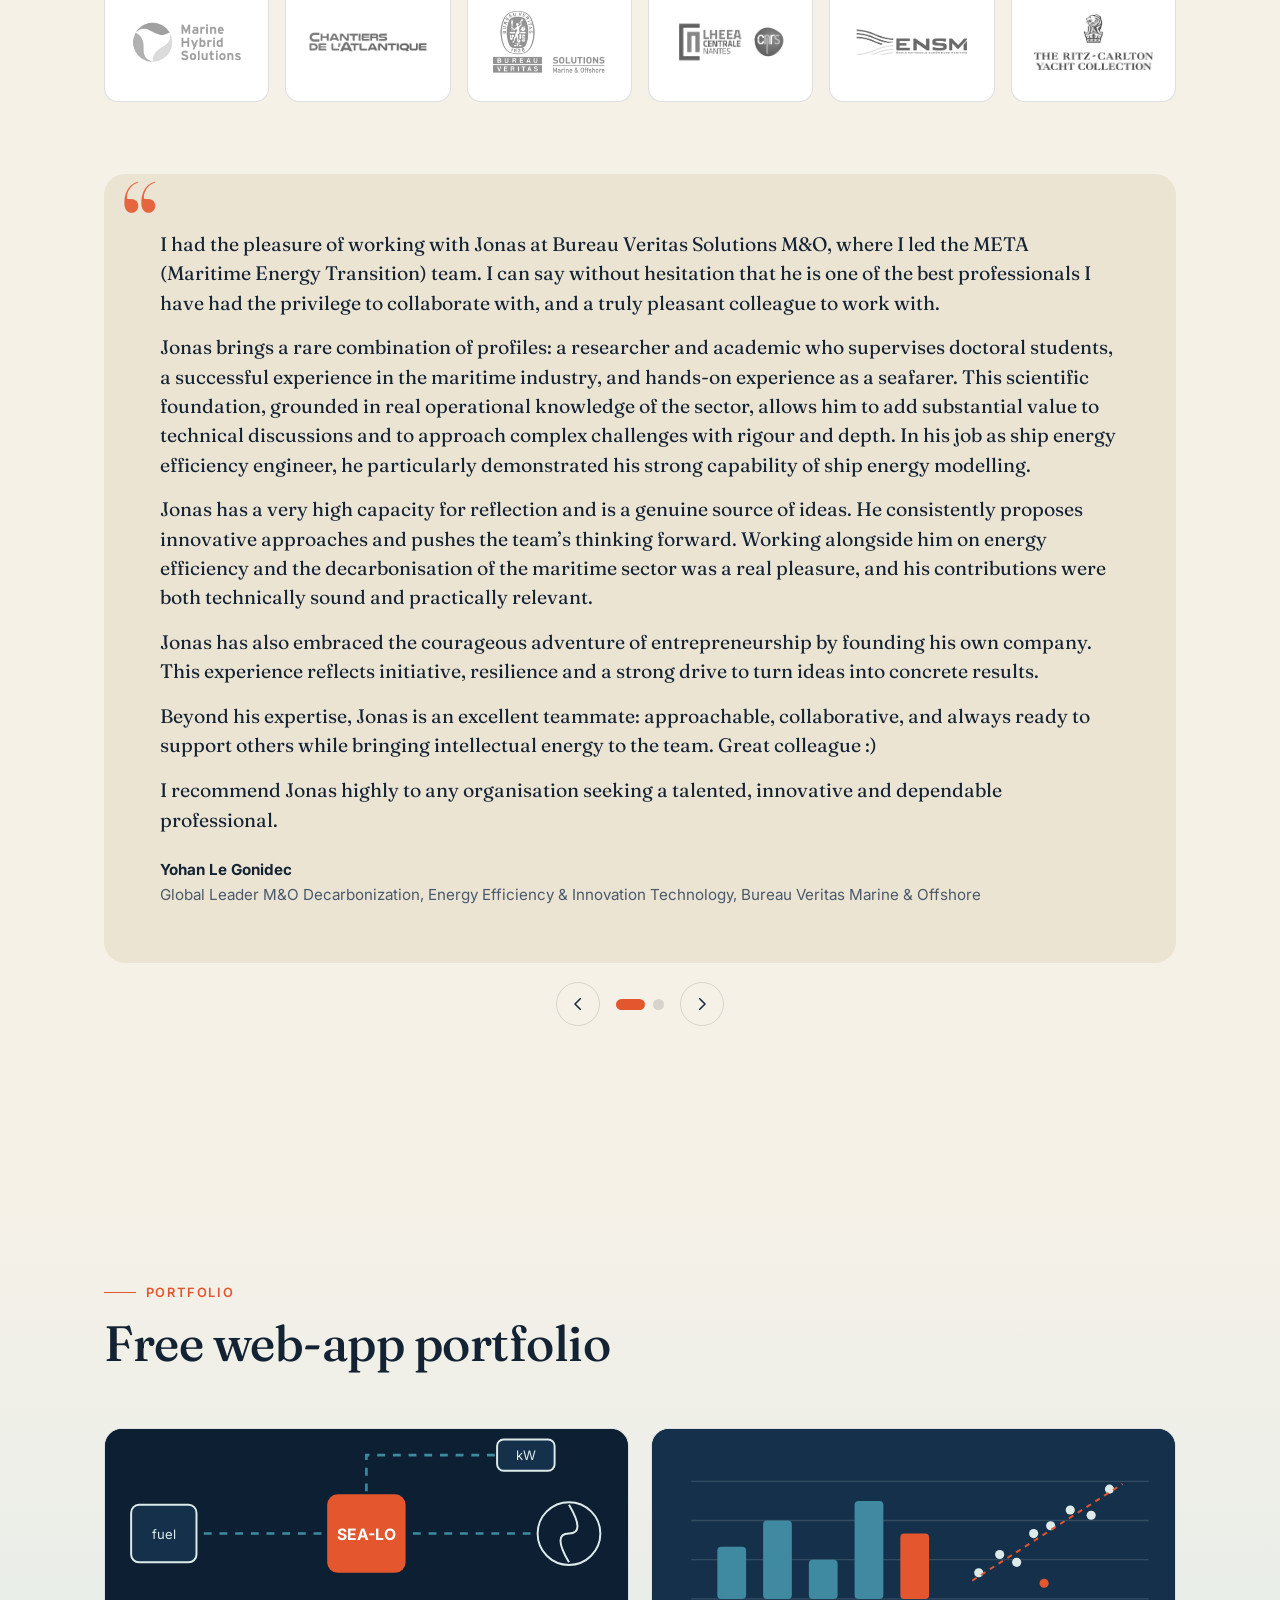
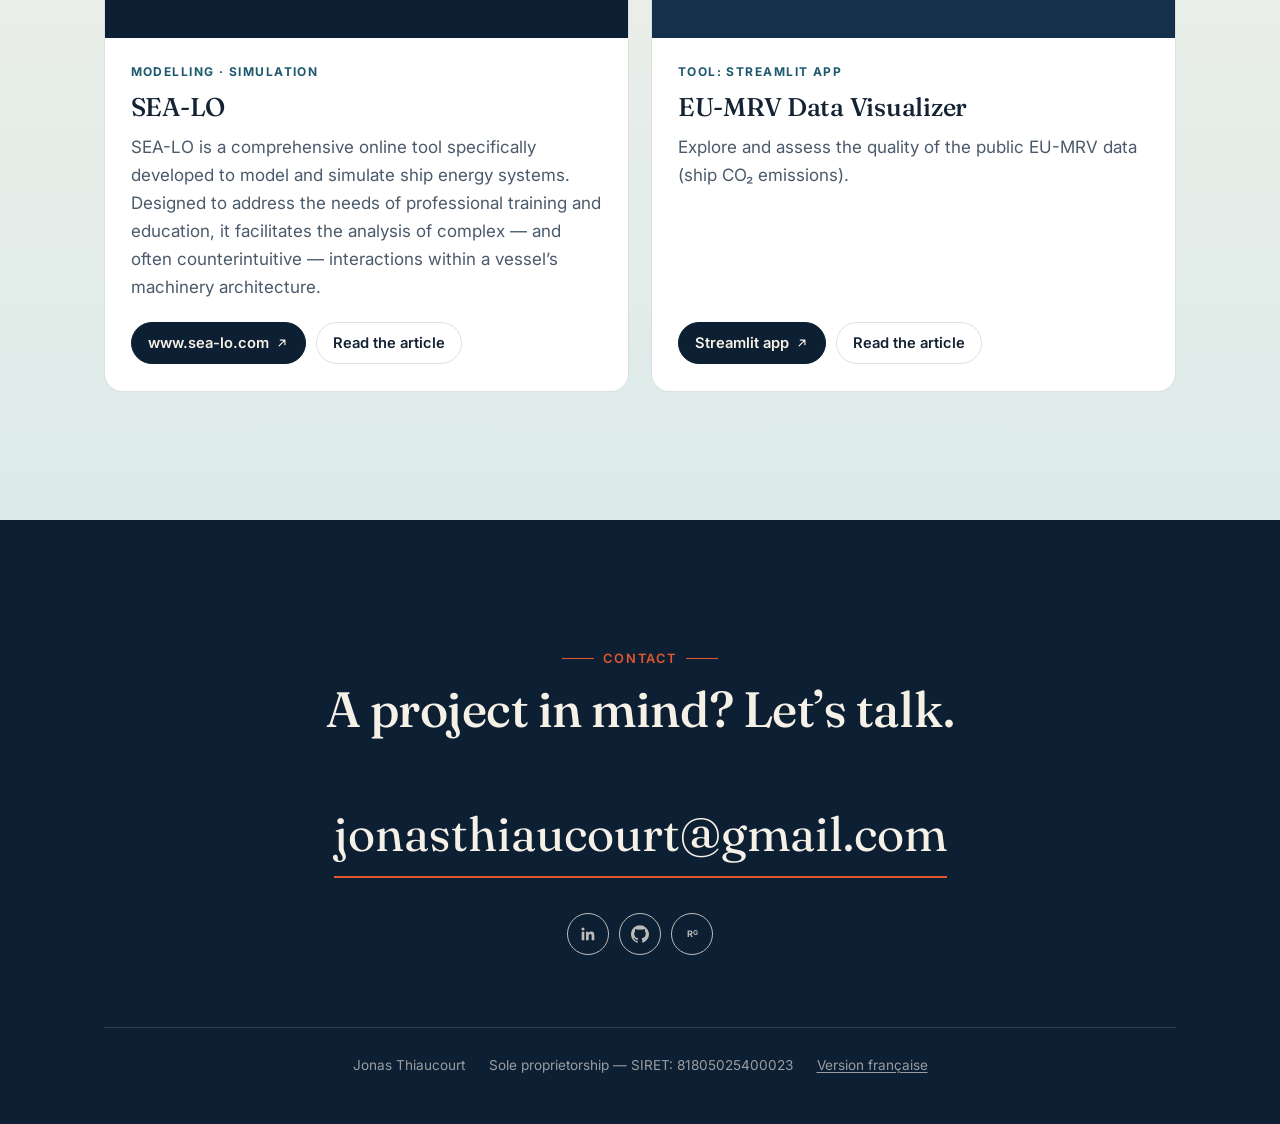
<file: en/index.html>
<!doctype html>
<html lang="en">
<head>
<meta charset="utf-8">
<meta name="viewport" content="width=device-width, initial-scale=1">
<title>Jonas Thiaucourt · Consultant in marine engineering</title>
<meta name="description" content="Jonas Thiaucourt, consultant in marine engineering: ship energy system modelling, decarbonisation strategy and regulation (EU ETS, FuelEU Maritime, EEXI, CII), data analysis, content creation and training on the maritime energy transition.">
<meta property="og:title" content="Jonas Thiaucourt · Consultant in marine engineering">
<meta property="og:description" content="Ship energy modelling, decarbonisation strategy, data analysis, content creation and training.">
<meta property="og:type" content="website">
<meta property="og:image" content="../assets/img/portrait.webp">
<meta name="theme-color" content="#0d1f33">
<link rel="alternate" hreflang="fr" href="../">
<link rel="alternate" hreflang="en" href="./">
<link rel="icon" href="../assets/img/favicon.svg" type="image/svg+xml">
<link rel="preconnect" href="https://fonts.googleapis.com">
<link rel="preconnect" href="https://fonts.gstatic.com" crossorigin>
<link href="https://fonts.googleapis.com/css2?family=Fraunces:ital,opsz,wght@0,9..144,400;0,9..144,500;0,9..144,600;1,9..144,400&family=Inter:wght@400;500;600;700&display=swap" rel="stylesheet">
<link rel="stylesheet" href="../assets/css/style.css">
</head>
<body>

<svg width="0" height="0" style="position:absolute" aria-hidden="true">
  <symbol id="i-linkedin" viewBox="0 0 24 24"><path fill="currentColor" d="M20.45 20.45h-3.56v-5.57c0-1.33-.02-3.04-1.85-3.04-1.85 0-2.14 1.45-2.14 2.94v5.67H9.35V9h3.41v1.56h.05c.48-.9 1.64-1.85 3.37-1.85 3.6 0 4.27 2.37 4.27 5.46v6.28zM5.34 7.43a2.06 2.06 0 1 1 0-4.13 2.06 2.06 0 0 1 0 4.13zM7.12 20.45H3.56V9h3.56v11.45z"/></symbol>
  <symbol id="i-github" viewBox="0 0 24 24"><path fill="currentColor" d="M12 .3a12 12 0 0 0-3.8 23.38c.6.12.82-.26.82-.58l-.01-2.04c-3.34.72-4.04-1.61-4.04-1.61-.55-1.39-1.33-1.76-1.33-1.76-1.09-.74.08-.73.08-.73 1.2.09 1.84 1.24 1.84 1.24 1.07 1.83 2.81 1.3 3.5 1 .1-.78.42-1.31.76-1.61-2.67-.3-5.47-1.33-5.47-5.93 0-1.31.47-2.38 1.24-3.22-.14-.3-.54-1.52.1-3.18 0 0 1-.32 3.3 1.23a11.5 11.5 0 0 1 6 0c2.28-1.55 3.29-1.23 3.29-1.23.64 1.66.24 2.88.12 3.18a4.65 4.65 0 0 1 1.23 3.22c0 4.61-2.8 5.63-5.48 5.92.42.36.81 1.1.81 2.22l-.01 3.29c0 .32.21.7.82.58A12 12 0 0 0 12 .3"/></symbol>
  <symbol id="i-researchgate" viewBox="0 0 24 24"><text x="12" y="16.5" text-anchor="middle" font-family="Inter, Arial, sans-serif" font-size="12" font-weight="700" fill="currentColor">R<tspan font-size="9" dy="-3">G</tspan></text></symbol>
  <symbol id="i-mail" viewBox="0 0 24 24"><path fill="none" stroke="currentColor" stroke-width="1.8" stroke-linecap="round" stroke-linejoin="round" d="M3 6.5h18v11H3zM3.5 7l8.5 6.5L20.5 7"/></symbol>
  <symbol id="i-arrow" viewBox="0 0 24 24"><path fill="none" stroke="currentColor" stroke-width="2" stroke-linecap="round" stroke-linejoin="round" d="M7 17 17 7M9 7h8v8"/></symbol>
  <symbol id="i-compass" viewBox="-12 -12 24 24"><circle r="10.5" fill="none" stroke="currentColor" stroke-width="1.5"/><path d="M0-9 2.2-2.2 9 0 2.2 2.2 0 9-2.2 2.2-9 0-2.2-2.2Z" fill="currentColor"/><path d="M0-9 2.2-2.2 0 0Z" fill="#e4572e"/></symbol>
</svg>

<a class="skip" href="#services">Skip to content</a>

<header class="nav">
  <div class="wrap">
    <a class="brand" href="#top"><svg aria-hidden="true"><use href="#i-compass"/></svg>Jonas Thiaucourt</a>
    <button class="menu-btn" aria-expanded="false" aria-controls="menu" aria-label="Menu">
      <svg width="22" height="22" viewBox="0 0 24 24" aria-hidden="true"><path d="M3 7h18M3 12h18M3 17h18" stroke="currentColor" stroke-width="2" stroke-linecap="round"/></svg>
    </button>
    <ul id="menu">
      <li><a href="#services">Services</a></li>
      <li><a href="#tools">Tools</a></li>
      <li><a href="#references">References</a></li>
      <li><a href="#portfolio">Portfolio</a></li>
      <li><a href="#contact">Contact</a></li>
    </ul>
    <div class="lang" aria-label="Language">
      <a href="../" hreflang="fr" lang="fr">FR</a><span aria-current="true"><b>EN</b></span>
    </div>
  </div>
</header>

<div class="hero" id="top">
  <div class="wrap">
    <div>
      <span class="eyebrow">Consultant in marine engineering</span>
      <h1>Jonas <em>Thiaucourt</em></h1>
      <p class="tagline">Energy efficiency &amp; decarbonisation of shipping</p>
      <ul class="creds">
        <li><span>10 years of experience in R&amp;D <small>(public and private sector)</small></span></li>
        <li>PhD in energetics</li>
        <li>MSc. in hydrodynamics</li>
        <li>French Maritime Academy graduate</li>
        <li><span>A view of the whole maritime value chain <small>(shipyard, class society, shipowner, equipment maker, research)</small></span></li>
      </ul>
      <div class="actions">
        <a class="btn primary" href="mailto:jonasthiaucourt@gmail.com"><svg width="18" height="18" aria-hidden="true"><use href="#i-mail"/></svg>Get in touch</a>
        <a class="btn ghost" href="#services">See my services</a>
      </div>
      <ul class="socials">
        <li><a href="https://www.linkedin.com/in/jonasthiaucourt/?locale=en_US" aria-label="LinkedIn"><svg><use href="#i-linkedin"/></svg></a></li>
        <li><a href="https://github.com/jonasT44" aria-label="GitHub"><svg><use href="#i-github"/></svg></a></li>
        <li><a href="https://www.researchgate.net/profile/Jonas-Thiaucourt" aria-label="ResearchGate"><svg><use href="#i-researchgate"/></svg></a></li>
      </ul>
    </div>
    <div class="porthole">
      <img src="../assets/img/portrait.webp" width="800" height="800" alt="Portrait of Jonas Thiaucourt on a pontoon, in front of the sailing yacht Pen-Duick III">
    </div>
  </div>

  <svg id="sea" viewBox="0 0 1600 400" preserveAspectRatio="xMidYMax slice" aria-hidden="true">
    <circle class="sunset" cx="840" cy="84" r="46" fill="#e4572e"/>
    <rect x="0" y="80" width="1600" height="320" fill="#3c6b7f"/>
    <g class="sunset" fill="#f3b88c" opacity=".55">
      <rect x="790" y="92" width="100" height="3" rx="1.5"/><rect x="805" y="104" width="70" height="3" rx="1.5"/><rect x="818" y="116" width="44" height="2.5" rx="1.25"/>
    </g>
    <path class="wave w1" fill="#2f6c82" d="M0 120 Q100 104 200 120 T400 120 T600 120 T800 120 T1000 120 T1200 120 T1400 120 T1600 120 T1800 120 T2000 120 T2200 120 T2400 120 V400 H0 Z"/>
    <!-- Ketch, a tribute to Pen-Duick III -->
    <g transform="translate(1390 0)"><g class="boat">
      <path d="M-62 150 L66 150 L54 166 L-50 166 Z" fill="#0d1f33"/>
      <path d="M-6 148 L-6 30 L-58 146 Z" fill="#f6f1e7"/>
      <path d="M-2 148 L-2 36 L44 146 Z" fill="#e8dfcc"/>
      <path d="M30 148 L30 70 L58 146 Z" fill="#f6f1e7"/>
      <path d="M-6 26 L-6 150 M30 66 L30 150" stroke="#0d1f33" stroke-width="2.4"/>
      <text x="-28" y="161" font-family="Inter, Arial" font-weight="700" font-size="10" fill="#e4572e">14</text></g>
    </g>
    <path class="wave w2" fill="#1d5a70" d="M0 190 Q100 170 200 190 T400 190 T600 190 T800 190 T1000 190 T1200 190 T1400 190 T1600 190 T1800 190 T2000 190 T2200 190 T2400 190 V400 H0 Z"/>
    <path class="wave w3" fill="#f6f1e7" d="M0 300 Q100 276 200 300 T400 300 T600 300 T800 300 T1000 300 T1200 300 T1400 300 T1600 300 T1800 300 T2000 300 T2200 300 T2400 300 V400 H0 Z"/>
  </svg>

  <a class="scroll-cue" href="#services">Cast off
    <svg viewBox="0 0 24 24" aria-hidden="true"><path d="M6 9l6 6 6-6" fill="none" stroke="currentColor" stroke-width="2" stroke-linecap="round"/></svg>
  </a>
</div>

<main>

<section id="services">
  <div class="wrap">
    <div class="section-head reveal">
      <span class="eyebrow">Services</span>
      <h2>Four headings for your projects</h2>
      <p>I offer to put <a href="https://www.linkedin.com/in/jonasthiaucourt/?locale=en_US">my skills</a> at your service to:</p>
    </div>

    <div class="services-grid">
      <div class="compass-wrap reveal">
        <svg class="compass" viewBox="-265 -250 530 500" role="img" aria-label="Compass rose of services: energy modelling and decarbonisation strategy to the north, data analysis to the east, content creation to the south, custom training to the west"></svg>
      </div>

      <div class="services">
        <article class="service reveal" id="modelling" data-dir="N" data-short="Energy modelling|&amp; decarbonisation|strategy">
          <span class="dir" aria-hidden="true">N</span>
          <h3>Energy modelling &amp; decarbonisation strategy</h3>
          <p>Provide technical assistance on modelling<sup class="fn" id="ref-1"><a href="#note-1" aria-label="note 1">1</a></sup> of ship energy systems<sup class="fn" id="ref-2"><a href="#note-2" aria-label="note 2">2</a></sup>. Combining rule-based or physics-based models with statistical approaches, I develop custom models or optimise existing ones according to your needs. My assistance can be accompanied by knowledge transfer within your teams.</p>
          <p>I also help you build your decarbonisation strategy: assessing your ships’ compliance and the regulatory cost of your technical choices (EEXI, CII, EU ETS exposure, FuelEU Maritime penalties).</p>
        </article>

        <article class="service reveal" id="data" data-dir="E" data-short="Data|analysis">
          <span class="dir" aria-hidden="true">E</span>
          <h3>Data analysis</h3>
          <p>Analyse weather and ship data. To generate value from your data, I:</p>
          <ul>
            <li>advise stakeholders on the objectives of modelling after data exploration, analysis and processing;</li>
            <li>apply statistics and machine learning to your onboard data: fuel consumption, performance, predictive maintenance;</li>
            <li>create or evaluate your future predictive models<sup class="fn" id="ref-3"><a href="#note-3" aria-label="note 3">3</a></sup>;</li>
            <li>capitalise on the results through visual narratives<sup class="fn" id="ref-4"><a href="#note-4" aria-label="note 4">4</a></sup> and summary notes.</li>
          </ul>
        </article>

        <article class="service reveal" id="content" data-dir="S" data-short="Content|creation">
          <span class="dir" aria-hidden="true">S</span>
          <h3>Content creation</h3>
          <p>Create content<sup class="fn" id="ref-5"><a href="#note-5" aria-label="note 5">5</a></sup> in my area of expertise. I can:</p>
          <ul>
            <li>adapt technical content for different audiences (prospects, customers, students, financiers, media);</li>
            <li>contribute to the writing process (gathering information, identifying key messages, writing and proofreading);</li>
            <li>communicate results to specialists or novices using clear illustrations, turning analysis into visual stories;</li>
            <li>structure and write R&amp;D project proposals for regional, national and European programmes (Interreg, Horizon, AMI CORIMER).</li>
          </ul>
        </article>

        <article class="service reveal" id="training" data-dir="W" data-short="Custom|training">
          <span class="dir" aria-hidden="true">W</span>
          <h3>Custom training</h3>
          <p>Provide tailor-made training related to the maritime sector’s energy transition. I can include a variety of teaching methods and training tools, such as face-to-face or online training sessions, synchronous or asynchronous activities, case studies and projects or simulations.</p>
        </article>
      </div>
    </div>

    <aside class="notes" id="notes" aria-label="Notes">
      <h3>Notes</h3>
      <ol>
        <li id="note-1"><b>(1)</b><span>Numerical modelling, simulation and optimisation at system scale, known as “0D” models. This approach represents the behaviour and interactions of complex multi-physical systems. The complexity of the models depends on the objectives being pursued. <a class="back" href="#ref-1" aria-label="Back to text">↩</a></span></li>
        <li id="note-2"><b>(2)</b><span>This includes energy converters (internal combustion engine, fuel cell, boiler, recovery boiler, gas turbine, photovoltaic panel, hydro-generator, power take-off/in alternator, wind-assisted propulsion system), storage systems (conventional and alternative fuel tanks and batteries), propellers, combined or hybrid propulsion architectures, on-board HVAC systems, fresh water and refrigeration production, fuel systems… <a class="back" href="#ref-2" aria-label="Back to text">↩</a></span></li>
        <li id="note-3"><b>(3)</b><span>I mean statistical or machine learning tools that use your historical ship data to predict future events or behaviour. <a class="back" href="#ref-3" aria-label="Back to text">↩</a></span></li>
        <li id="note-4"><b>(4)</b><span>Line, surface and polar graphics, charts… Static or animated visuals. <a class="back" href="#ref-4" aria-label="Back to text">↩</a></span></li>
        <li id="note-5"><b>(5)</b><span>Scientific articles for journals, conference proceedings, newsletters, case studies, website pages, procedures, studies and calculation notes, best practices, white papers, reviews of scientific literature, state-of-the-art and technology reviews, application files for calls for R&amp;D projects… <a class="back" href="#ref-5" aria-label="Back to text">↩</a></span></li>
      </ol>
    </aside>
  </div>
</section>

<section id="tools" class="tools">
  <div class="wrap">
    <div class="section-head reveal">
      <span class="eyebrow">Tools</span>
      <h2>The right tool for every passage</h2>
      <p>I prefer to work with open-source tools and software, and I am also proficient with industry-standard packages.</p>
    </div>
    <div class="tools-grid">
      <div class="panel reveal">
        <h3>Proficiency in</h3>
        <div class="tool-groups">
          <div class="wide">
            <h4>Languages</h4>
            <ul class="chips accent">
              <li>Python</li><li>R</li><li>Modelica</li><li>Xcos</li><li>MATLAB/Simulink</li><li>VBA</li><li>C++</li><li>FORTRAN</li>
            </ul>
          </div>
          <div class="wide">
            <h4>AI &amp; statistics</h4>
            <ul class="chips accent">
              <li>statsmodels</li><li>scikit-learn</li><li>PyTorch</li><li>Design of experiments</li><li>Monte Carlo</li><li>Sensitivity analysis</li><li>Surrogate models</li><li>LLM APIs (Claude, OpenAI)</li>
            </ul>
          </div>
          <div class="wide">
            <h4>Energy &amp; climate regulation</h4>
            <ul class="chips accent">
              <li>EU ETS</li><li>FuelEU Maritime</li><li>EU-MRV</li><li>IMO DCS</li><li>EEXI / EEDI</li><li>CII / SEEMP</li><li>MARPOL Annex VI</li>
            </ul>
          </div>
          <div>
            <h4>Data &amp; visualisation</h4>
            <ul class="chips">
              <li>pandas</li><li>Plotly</li><li>Streamlit</li><li>Grafana</li><li>SQL</li>
            </ul>
          </div>
          <div>
            <h4>Development tools</h4>
            <ul class="chips">
              <li>Git</li><li>Jupyter Notebook</li><li>LaTeX</li><li>Docker</li>
            </ul>
          </div>
          <div>
            <h4>Weather routing</h4>
            <ul class="chips">
              <li>qtVlm</li><li>Adrena</li><li>OpenCPN</li><li>GRIB files (GFS, ECMWF)</li>
            </ul>
          </div>
          <div>
            <h4>Naval architecture &amp; stability</h4>
            <ul class="chips">
              <li>Maxsurf</li><li>DELFTship</li><li>Orca3D</li>
            </ul>
          </div>
          <div>
            <h4>CAD</h4>
            <ul class="chips">
              <li>Rhinoceros</li><li>SolidWorks</li>
            </ul>
          </div>
          <div>
            <h4>CFD &amp; hydrodynamics</h4>
            <ul class="chips">
              <li>OpenFOAM</li><li>Nemoh</li>
            </ul>
          </div>
        </div>
      </div>
      <div class="panel reveal">
        <p class="big">I can work in English or French.</p>
        <p>I’m agile and can intervene at different stages of your R&amp;D. Don’t hesitate to <a href="#contact" style="color:inherit">contact me</a> for your specific needs.</p>
      </div>
    </div>
  </div>
</section>

<section id="references">
  <div class="wrap">
    <div class="section-head reveal">
      <span class="eyebrow">References</span>
      <h2>Who I have worked with</h2>
      <p>From shipyard to shipowner, from class society to research: I have worked across the whole maritime value chain.</p>
    </div>
    <ul class="logos reveal">
      <li><img src="../assets/img/logos/marine-hybrid-solutions.webp" alt="Marine Hybrid Solutions" loading="lazy" width="346" height="146"></li>
      <li><img src="../assets/img/logos/chantiers-atlantique.webp" alt="Chantiers de l’Atlantique" loading="lazy" width="600" height="104"></li>
      <li><img src="../assets/img/logos/bureau-veritas.webp" alt="Bureau Veritas Solutions Marine &amp; Offshore" loading="lazy" width="400" height="240"></li>
      <li><img src="../assets/img/logos/lheea-cnrs.webp" alt="LHEEA – Centrale Nantes / CNRS" loading="lazy" width="526" height="204"></li>
      <li><img src="../assets/img/logos/ensm.webp" alt="French Maritime Academy (ENSM)" loading="lazy" width="600" height="130"></li>
      <li><img src="../assets/img/logos/ritz-carlton-yacht-collection.webp" alt="The Ritz-Carlton Yacht Collection" loading="lazy" width="503" height="240"></li>
    </ul>

    <div class="quotes reveal" role="region" aria-roledescription="carousel" aria-label="Recommendations" data-dot="Show recommendation">
      <div class="quotes-track">
        <figure class="quote">
          <blockquote>
            <p>I had the pleasure of working with Jonas at Bureau Veritas Solutions M&amp;O, where I led the META (Maritime Energy Transition) team. I can say without hesitation that he is one of the best professionals I have had the privilege to collaborate with, and a truly pleasant colleague to work with.</p>
            <p>Jonas brings a rare combination of profiles: a researcher and academic who supervises doctoral students, a successful experience in the maritime industry, and hands-on experience as a seafarer. This scientific foundation, grounded in real operational knowledge of the sector, allows him to add substantial value to technical discussions and to approach complex challenges with rigour and depth. In his job as ship energy efficiency engineer, he particularly demonstrated his strong capability of ship energy modelling.</p>
            <p>Jonas has a very high capacity for reflection and is a genuine source of ideas. He consistently proposes innovative approaches and pushes the team’s thinking forward. Working alongside him on energy efficiency and the decarbonisation of the maritime sector was a real pleasure, and his contributions were both technically sound and practically relevant.</p>
            <p>Jonas has also embraced the courageous adventure of entrepreneurship by founding his own company. This experience reflects initiative, resilience and a strong drive to turn ideas into concrete results.</p>
            <p>Beyond his expertise, Jonas is an excellent teammate: approachable, collaborative, and always ready to support others while bringing intellectual energy to the team. Great colleague :)</p>
            <p>I recommend Jonas highly to any organisation seeking a talented, innovative and dependable professional.</p>
          </blockquote>
          <figcaption>
            <span><strong>Yohan Le Gonidec</strong>Global Leader M&amp;O Decarbonization, Energy Efficiency &amp; Innovation Technology, Bureau Veritas Marine &amp; Offshore</span>
          </figcaption>
        </figure>
        <figure class="quote">
          <blockquote>
            <p>Jonas worked as a consultant for Marine Hybrid Solutions for almost 1.5 years. He was an integral part of the team, contributing to energy modelling, concept and product development, as well as technical sales. Jonas is highly knowledgeable, communicative and collaborative. He drives progress on challenging problems in a confident way, and as a client we were always kept in the loop. I can warmly recommend him to anyone!</p>
          </blockquote>
          <figcaption>
            <span><strong>Jonas Krogh Laeret</strong>CTO, Marine Hybrid Solutions</span>
          </figcaption>
        </figure>
      </div>
      <div class="quotes-nav">
        <button type="button" class="q-prev" aria-label="Previous recommendation"><svg width="18" height="18" viewBox="0 0 24 24" aria-hidden="true"><path d="M15 5l-7 7 7 7" fill="none" stroke="currentColor" stroke-width="2" stroke-linecap="round" stroke-linejoin="round"/></svg></button>
        <div class="q-dots"></div>
        <button type="button" class="q-next" aria-label="Next recommendation"><svg width="18" height="18" viewBox="0 0 24 24" aria-hidden="true"><path d="M9 5l7 7-7 7" fill="none" stroke="currentColor" stroke-width="2" stroke-linecap="round" stroke-linejoin="round"/></svg></button>
      </div>
    </div>
  </div>
</section>

<section id="portfolio" class="portfolio">
  <div class="wrap">
    <div class="section-head reveal">
      <span class="eyebrow">Portfolio</span>
      <h2>Free web-app portfolio</h2>
    </div>
    <div class="projects">
      <article class="project reveal">
        <div class="visual" aria-hidden="true">
          <svg viewBox="0 0 400 160" preserveAspectRatio="xMidYMid slice">
            <rect width="400" height="160" fill="#0d1f33"/>
            <g stroke="#3f8aa0" stroke-width="2" fill="none" stroke-dasharray="6 6">
              <path d="M70 80 H170"><animate attributeName="stroke-dashoffset" from="24" to="0" dur="1s" repeatCount="indefinite"/></path>
              <path d="M230 80 H330"><animate attributeName="stroke-dashoffset" from="24" to="0" dur="1s" repeatCount="indefinite"/></path>
              <path d="M200 50 V20 H300"><animate attributeName="stroke-dashoffset" from="24" to="0" dur="1.4s" repeatCount="indefinite"/></path>
            </g>
            <rect x="20" y="58" width="50" height="44" rx="6" fill="#15304a" stroke="#dcebea" stroke-width="1.5"/>
            <rect x="170" y="50" width="60" height="60" rx="8" fill="#e4572e"/>
            <circle cx="355" cy="80" r="24" fill="none" stroke="#dcebea" stroke-width="1.5"/>
            <path d="M355 58 Q368 80 355 80 Q342 80 355 102" fill="none" stroke="#dcebea" stroke-width="1.5"/>
            <rect x="300" y="8" width="44" height="24" rx="5" fill="#15304a" stroke="#dcebea" stroke-width="1.5"/>
            <text x="200" y="85" text-anchor="middle" font-family="Inter, Arial" font-size="12" font-weight="700" fill="#fff">SEA-LO</text>
            <text x="45" y="84" text-anchor="middle" font-family="Inter, Arial" font-size="10" fill="#dcebea">fuel</text>
            <text x="322" y="24" text-anchor="middle" font-family="Inter, Arial" font-size="10" fill="#dcebea">kW</text>
          </svg>
        </div>
        <div class="body">
          <span class="kind">Modelling · simulation</span>
          <h3>SEA-LO</h3>
          <p>SEA-LO is a comprehensive online tool specifically developed to model and simulate ship energy systems. Designed to address the needs of professional training and education, it facilitates the analysis of complex — and often counterintuitive — interactions within a vessel’s machinery architecture.</p>
          <div class="links">
            <a href="https://www.sea-lo.com">www.sea-lo.com <svg width="14" height="14" aria-hidden="true"><use href="#i-arrow"/></svg></a>
            <a href="https://www.linkedin.com/pulse/hypothesis-identity-between-power-fuel-savings-ship-case-thiaucourt-7tyye/?trackingId=hUNyaO9STHKhU7PnbIwfeA%3D%3D">Read the article</a>
          </div>
        </div>
      </article>

      <article class="project reveal">
        <div class="visual" aria-hidden="true">
          <svg viewBox="0 0 400 160" preserveAspectRatio="xMidYMid slice">
            <rect width="400" height="160" fill="#15304a"/>
            <g stroke="rgba(220,235,234,.15)"><path d="M30 130 H380 M30 100 H380 M30 70 H380 M30 40 H380"/></g>
            <g fill="#3f8aa0">
              <rect x="50" y="90" width="22" height="40" rx="3"/><rect x="85" y="70" width="22" height="60" rx="3"/><rect x="120" y="100" width="22" height="30" rx="3"/>
              <rect x="155" y="55" width="22" height="75" rx="3"/><rect x="190" y="80" width="22" height="50" rx="3" fill="#e4572e"/>
            </g>
            <g fill="#dcebea">
              <circle cx="250" cy="110" r="3.5"/><circle cx="266" cy="96" r="3.5"/><circle cx="279" cy="102" r="3.5"/><circle cx="292" cy="80" r="3.5"/>
              <circle cx="305" cy="74" r="3.5"/><circle cx="320" cy="62" r="3.5"/><circle cx="336" cy="66" r="3.5"/><circle cx="350" cy="46" r="3.5"/>
              <circle cx="300" cy="118" r="3.5" fill="#e4572e"/>
            </g>
            <path d="M245 116 L360 42" stroke="#e4572e" stroke-width="1.5" stroke-dasharray="4 4"/>
          </svg>
        </div>
        <div class="body">
          <span class="kind">Tool: Streamlit app</span>
          <h3>EU-MRV Data Visualizer</h3>
          <p>Explore and assess the quality of the public EU-MRV data (ship CO₂ emissions).</p>
          <div class="links">
            <a href="https://eumrvdatavisualizer.streamlit.app/">Streamlit app <svg width="14" height="14" aria-hidden="true"><use href="#i-arrow"/></svg></a>
            <a href="https://www.linkedin.com/pulse/eu-mrv-database-quality-analysis-using-free-online-tool-thiaucourt-vwmge/?trackingId=TWVRRAuIRyGxkbVc4AzWKg%3D%3D">Read the article</a>
          </div>
        </div>
      </article>
    </div>
  </div>
</section>

<section id="contact" class="contact">
  <div class="wrap">
    <div class="section-head reveal">
      <span class="eyebrow">Contact</span>
      <h2>A project in mind? Let’s talk.</h2>
    </div>
    <a class="mail reveal" href="mailto:jonasthiaucourt@gmail.com">jonasthiaucourt@gmail.com</a>
    <ul class="socials">
      <li><a href="https://www.linkedin.com/in/jonasthiaucourt/?locale=en_US" aria-label="LinkedIn"><svg><use href="#i-linkedin"/></svg></a></li>
      <li><a href="https://github.com/jonasT44" aria-label="GitHub"><svg><use href="#i-github"/></svg></a></li>
      <li><a href="https://www.researchgate.net/profile/Jonas-Thiaucourt" aria-label="ResearchGate"><svg><use href="#i-researchgate"/></svg></a></li>
    </ul>
    <footer class="legal">
      <span>Jonas Thiaucourt</span>
      <span>Sole proprietorship — SIRET: 81805025400023</span>
      <a href="../" hreflang="fr" lang="fr">Version française</a>
    </footer>
  </div>
</section>

</main>

<script src="../assets/js/main.js" defer></script>
</body>
</html>
</file>
<file: assets/css/style.css>
/* Jonas Thiaucourt — site perso
   Palette : marine, océan, écume, papier, orange signal (clin d'œil au « 14 » de Pen-Duick III) */

:root {
  --navy: #0d1f33;
  --navy-2: #15304a;
  --sea: #1d5a70;
  --sea-light: #3f8aa0;
  --foam: #dcebea;
  --paper: #f6f1e7;
  --paper-2: #ece4d3;
  --ink: #142334;
  --ink-soft: #4a5a6b;
  --signal: #e4572e;
  --signal-dark: #b63f1c;
  --line: rgba(20, 35, 52, .14);

  --serif: "Fraunces", Georgia, "Times New Roman", serif;
  --sans: "Inter", system-ui, -apple-system, "Segoe UI", Roboto, sans-serif;

  --max: 72rem;
  --gutter: clamp(1rem, 4vw, 2.5rem);
  --radius: 14px;
}

*, *::before, *::after { box-sizing: border-box; }

html { scroll-behavior: smooth; scroll-padding-top: 4.5rem; }

body {
  margin: 0;
  background: var(--paper);
  color: var(--ink);
  font: 400 1.0625rem/1.65 var(--sans);
  -webkit-font-smoothing: antialiased;
  text-rendering: optimizeLegibility;
}

img { max-width: 100%; height: auto; display: block; }
a { color: var(--sea); text-underline-offset: .18em; text-decoration-thickness: 1px; }
a:hover { color: var(--signal-dark); }
:focus-visible { outline: 2px solid var(--signal); outline-offset: 3px; border-radius: 4px; }

h1, h2, h3 { font-family: var(--serif); font-weight: 500; line-height: 1.12; margin: 0; letter-spacing: -.01em; }

.wrap { max-width: var(--max); margin: 0 auto; padding: 0 var(--gutter); }

.skip {
  position: absolute; left: -999px; top: .5rem; z-index: 100;
  background: var(--navy); color: #fff; padding: .5rem 1rem; border-radius: 8px;
}
.skip:focus { left: .5rem; }

/* ---------- Navigation ---------- */
.nav {
  position: fixed; inset: 0 0 auto 0; z-index: 50;
  transition: background .3s, box-shadow .3s, color .3s;
  color: var(--paper);
}
.nav.scrolled {
  background: rgba(246, 241, 231, .9);
  backdrop-filter: blur(10px);
  -webkit-backdrop-filter: blur(10px);
  box-shadow: 0 1px 0 var(--line);
  color: var(--ink);
}
.nav .wrap { display: flex; align-items: center; gap: 1.5rem; height: 4rem; }
.brand {
  display: flex; align-items: center; gap: .6rem;
  font-family: var(--serif); font-size: 1.15rem; color: inherit; text-decoration: none; white-space: nowrap;
}
.brand svg { width: 28px; height: 28px; }
.nav ul { display: flex; gap: 1.6rem; list-style: none; margin: 0 0 0 auto; padding: 0; }
.nav ul a { color: inherit; text-decoration: none; font-size: .95rem; opacity: .85; }
.nav ul a:hover, .nav ul a.active { opacity: 1; color: var(--signal); }
.lang {
  display: flex; border: 1px solid currentColor; border-radius: 999px; overflow: hidden;
  font-size: .8rem; font-weight: 600; letter-spacing: .04em;
}
.lang a, .lang span { padding: .2rem .65rem; color: inherit; text-decoration: none; }
.lang span { background: currentColor; }
.lang span b { color: var(--navy); }
.nav.scrolled .lang span b { color: var(--paper); }
.menu-btn { display: none; }

@media (max-width: 820px) {
  .nav ul {
    position: absolute; top: 4rem; left: 0; right: 0; flex-direction: column; gap: 0;
    background: var(--paper); color: var(--ink); padding: .5rem var(--gutter) 1rem;
    box-shadow: 0 10px 20px rgba(0,0,0,.08);
    display: none;
  }
  .nav.open ul { display: flex; }
  .nav ul a { display: block; padding: .7rem 0; border-bottom: 1px solid var(--line); }
  .nav .wrap { gap: .75rem; }
  .brand { font-size: 1.05rem; }
  .lang { order: 2; margin-left: auto; }
  .menu-btn {
    order: 3;
    display: inline-flex; background: none; border: 0; color: inherit;
    width: 40px; height: 40px; align-items: center; justify-content: center; cursor: pointer;
  }
}

/* ---------- Hero ---------- */
.hero {
  position: relative; overflow: hidden;
  min-height: 100svh;
  display: flex; align-items: center;
  color: var(--paper);
  background: linear-gradient(180deg, #0b1b2e 0%, #173a55 48%, #3c6b7f 70%, #d9a483 86%, #f0c79a 100%);
  padding: 7rem 0 13rem;
}
.hero .wrap {
  position: relative; z-index: 2;
  display: grid; grid-template-columns: 1.35fr 1fr; gap: clamp(2rem, 6vw, 5rem); align-items: center;
  width: 100%;
}
.eyebrow {
  display: inline-flex; align-items: center; gap: .6rem;
  font-size: .8rem; font-weight: 600; letter-spacing: .14em; text-transform: uppercase;
  color: var(--signal);
}
.eyebrow::before { content: ""; width: 2rem; height: 1px; background: currentColor; }
.hero h1 { font-size: clamp(2.6rem, 7vw, 5rem); margin: .6rem 0 1.4rem; font-weight: 400; }
.hero h1 em { font-style: italic; color: var(--foam); }
.hero .tagline {
  margin: -.6rem 0 1.6rem; max-width: 34rem;
  font-family: var(--serif); font-style: italic; font-size: clamp(1.15rem, 2.2vw, 1.45rem);
  line-height: 1.35; color: var(--foam);
}
.creds { list-style: none; padding: 0; margin: 0 0 2rem; display: grid; gap: .55rem; }
.creds li { display: flex; gap: .75rem; align-items: baseline; color: rgba(246, 241, 231, .88); }
.creds li::before {
  content: ""; flex: none; width: .5rem; height: .5rem; border-radius: 50%;
  border: 1.5px solid var(--signal); transform: translateY(-.1rem);
}
.creds small { opacity: .7; font-size: .9em; }

.actions { display: flex; flex-wrap: wrap; gap: .8rem; align-items: center; }
.btn {
  display: inline-flex; align-items: center; gap: .5rem;
  padding: .8rem 1.35rem; border-radius: 999px; font-weight: 600; font-size: .95rem;
  text-decoration: none; transition: transform .2s, background .2s, color .2s;
}
.btn:hover { transform: translateY(-2px); }
.btn.primary { background: var(--signal); color: #fff; }
.btn.primary:hover { background: var(--signal-dark); color: #fff; }
.btn.ghost { border: 1px solid rgba(246, 241, 231, .5); color: var(--paper); }
.btn.ghost:hover { background: rgba(246, 241, 231, .1); color: var(--paper); }

.socials { display: flex; gap: .6rem; list-style: none; padding: 0; margin: 0; }
.socials a {
  display: grid; place-items: center; width: 42px; height: 42px; border-radius: 50%;
  color: inherit; border: 1px solid currentColor; opacity: .75; transition: opacity .2s, color .2s, transform .2s;
}
.socials a:hover { opacity: 1; color: var(--signal); transform: translateY(-2px); }
.socials svg { width: 18px; height: 18px; }
.hero .socials { margin-top: 1.6rem; }

.porthole {
  position: relative; justify-self: center;
  width: min(100%, 360px); aspect-ratio: 1; border-radius: 50%;
  padding: 14px; background: linear-gradient(145deg, #c9a46a, #7c5d2f 60%, #d8b67b);
  box-shadow: 0 30px 60px rgba(0, 0, 0, .35), inset 0 0 0 2px rgba(255,255,255,.25);
}
.porthole img { width: 100%; height: 100%; object-fit: cover; border-radius: 50%; box-shadow: inset 0 0 20px rgba(0,0,0,.5); }
.porthole::after {
  content: ""; position: absolute; inset: 14px; border-radius: 50%;
  background: radial-gradient(circle at 30% 25%, rgba(255,255,255,.28), transparent 45%);
  box-shadow: inset 0 0 0 3px rgba(0,0,0,.25);
}
.porthole .bolt {
  position: absolute; width: 10px; height: 10px; border-radius: 50%;
  background: radial-gradient(circle at 35% 35%, #f2dcae, #6b4d22);
}

#sea { position: absolute; left: 0; right: 0; bottom: 0; width: 100%; height: 46%; z-index: 1; }
.wave { animation: drift linear infinite; }
.wave.w1 { animation-duration: 22s; }
.wave.w2 { animation-duration: 16s; animation-direction: reverse; }
.wave.w3 { animation-duration: 11s; }
.boat { animation: bob 5s ease-in-out infinite alternate; transform-box: fill-box; transform-origin: 50% 100%; }
@keyframes drift { to { transform: translateX(-800px); } }
@keyframes bob { from { transform: translateY(0) rotate(-1.5deg); } to { transform: translateY(5px) rotate(1.5deg); } }

.scroll-cue {
  position: absolute; left: 50%; bottom: 1.4rem; z-index: 3; transform: translateX(-50%);
  color: var(--navy); font-size: .75rem; letter-spacing: .14em; text-transform: uppercase; text-decoration: none;
  display: flex; flex-direction: column; align-items: center; gap: .3rem; font-weight: 600;
}
.scroll-cue svg { width: 18px; animation: nudge 2s ease-in-out infinite; }
@keyframes nudge { 50% { transform: translateY(5px); } }

@media (max-width: 820px) {
  .hero { padding: 6rem 0 9rem; }
  #sea { height: 26%; }
  .sunset { display: none; }
  .scroll-cue { display: none; }
  .hero .wrap { grid-template-columns: 1fr; }
  .porthole { width: 200px; grid-row: 1; justify-self: start; padding: 9px; }
  .porthole::after { inset: 9px; }
}

/* ---------- Sections ---------- */
section { padding: clamp(4.5rem, 10vw, 8rem) 0; }
.hero + main > section:first-child { padding-top: clamp(2rem, 5vw, 3.5rem); }
.section-head { display: grid; gap: .8rem; margin-bottom: clamp(2rem, 5vw, 3.5rem); max-width: 46rem; }
.section-head h2 { font-size: clamp(2rem, 4.5vw, 3.1rem); }
.section-head p { margin: 0; color: var(--ink-soft); font-size: 1.1rem; }
.bearing { font-variant-numeric: tabular-nums; }

/* Prestations : rose des vents + cartes */
.services-grid { display: grid; grid-template-columns: minmax(280px, 440px) 1fr; gap: clamp(2rem, 5vw, 4rem); align-items: start; }
.compass-wrap { position: sticky; top: 6rem; }
.compass { width: 100%; height: auto; overflow: visible; }
.compass .ring { fill: none; stroke: var(--ink); }
.compass .pt-dark { fill: var(--ink); }
.compass .pt-light { fill: var(--paper); stroke: var(--ink); stroke-width: 1.5; stroke-linejoin: round; }
.compass .minor .pt-dark { fill: var(--ink-soft); }
.compass .main { cursor: pointer; transition: transform .35s cubic-bezier(.2,.8,.3,1.3); transform-origin: 0 0; }
.compass .main .pt-dark { transition: fill .25s; }
.compass .main.on .pt-dark { fill: var(--signal); }
.compass .main.on { transform: scale(1.06); }
.compass text { font-family: var(--sans); font-size: 19px; font-weight: 600; fill: var(--ink); transition: fill .25s; }
.compass .label.on text { fill: var(--signal-dark); }
.compass .card-pt { font-family: var(--serif); font-size: 15px; fill: var(--ink-soft); font-weight: 500; }
.compass .needle { transition: transform .9s cubic-bezier(.3,1.4,.4,1); }

.services { display: grid; gap: 1.1rem; }
.service {
  position: relative; background: #fff; border: 1px solid var(--line); border-radius: var(--radius);
  padding: 1.6rem 1.7rem 1.5rem 4.6rem;
  transition: border-color .25s, box-shadow .25s, transform .25s;
}
.service.on, .service:hover { border-color: rgba(228, 87, 46, .55); box-shadow: 0 14px 34px -18px rgba(13, 31, 51, .35); }
.service .dir {
  position: absolute; left: 1.4rem; top: 1.55rem;
  width: 2.2rem; height: 2.2rem; border-radius: 50%; display: grid; place-items: center;
  font-family: var(--serif); font-weight: 600; font-size: 1rem;
  background: var(--navy); color: var(--paper); transition: background .25s;
}
.service.on .dir, .service:hover .dir { background: var(--signal); }
.service h3 { font-size: 1.4rem; margin-bottom: .55rem; }
.service p { margin: 0 0 .6rem; }
.service ul { margin: .3rem 0 0; padding-left: 1.1rem; }
.service li { margin: .3rem 0; }
.service li::marker { color: var(--signal); }

sup.fn a {
  display: inline-grid; place-items: center; min-width: 1.15rem; height: 1.15rem; padding: 0 .2rem;
  margin-left: .1rem; border-radius: 999px; font-size: .68rem; font-weight: 700; text-decoration: none;
  background: var(--foam); color: var(--sea); vertical-align: .35em; line-height: 1;
}
sup.fn a:hover { background: var(--signal); color: #fff; }

.notes {
  margin-top: clamp(2.5rem, 5vw, 3.5rem); padding-top: 1.6rem; border-top: 1px solid var(--line);
  font-size: .9rem; color: var(--ink-soft);
}
.notes h3 { font-family: var(--sans); font-size: .78rem; text-transform: uppercase; letter-spacing: .14em; font-weight: 700; margin-bottom: 1rem; color: var(--ink); }
.notes ol { margin: 0; padding: 0; list-style: none; columns: 2 22rem; column-gap: 2.5rem; }
.notes li { break-inside: avoid; margin-bottom: .9rem; display: flex; gap: .6rem; }
.notes li > b { flex: none; color: var(--sea); font-variant-numeric: tabular-nums; }
.notes li:target { color: var(--ink); }
.notes li:target > b { color: var(--signal); }
.notes .back { text-decoration: none; margin-left: .2rem; }

@media (max-width: 900px) {
  .services-grid { grid-template-columns: 1fr; }
  .compass-wrap { position: static; max-width: 340px; margin: 0 auto; }
  .service { padding: 1.4rem 1.3rem 1.3rem 1.3rem; }
  .service .dir { position: static; margin-bottom: .8rem; }
}

/* Outils */
.tools { background: var(--navy); color: var(--paper); }
.tools .section-head p { color: rgba(246, 241, 231, .75); }
.tools-grid { display: grid; grid-template-columns: 1fr; gap: 1.2rem; }
@media (max-width: 820px) { .tools-grid { grid-template-columns: 1fr; } }
.panel {
  border: 1px solid rgba(246, 241, 231, .16); border-radius: var(--radius); padding: 1.6rem;
  background: linear-gradient(160deg, rgba(255,255,255,.05), rgba(255,255,255,0));
}
.panel h3 { font-size: 1.25rem; margin-bottom: 1rem; }
.panel h4 {
  margin: 0 0 .55rem; font-family: var(--sans); font-size: .78rem; font-weight: 600;
  letter-spacing: .12em; text-transform: uppercase; color: rgba(246, 241, 231, .7);
}
.tool-groups { display: grid; grid-template-columns: repeat(4, 1fr); gap: 1.6rem 1.8rem; }
@media (min-width: 1101px) { .tool-groups .wide { grid-column: span 2; } }
@media (max-width: 1100px) { .tool-groups { grid-template-columns: repeat(2, 1fr); } }
@media (max-width: 560px) { .tool-groups { grid-template-columns: 1fr; } }
.chips { display: flex; flex-wrap: wrap; gap: .5rem; list-style: none; margin: 0; padding: 0; }
.chips li {
  padding: .4rem .85rem; border-radius: 999px; font-size: .92rem; font-weight: 500;
  background: rgba(220, 235, 234, .1); border: 1px solid rgba(220, 235, 234, .22);
}
.chips.accent li { background: rgba(228, 87, 46, .14); border-color: rgba(228, 87, 46, .45); }
.panel p { margin: 0; color: rgba(246, 241, 231, .85); }
.panel p + p { margin-top: .8rem; }
.panel .big { font-family: var(--serif); font-size: 1.3rem; color: var(--paper); line-height: 1.35; }

/* Références */
.logos {
  display: grid; grid-template-columns: repeat(auto-fit, minmax(10rem, 1fr)); gap: 1rem;
  list-style: none; padding: 0; margin: 0 0 clamp(3rem, 6vw, 4.5rem);
}
.logos li {
  background: #fff; border: 1px solid var(--line); border-radius: var(--radius);
  height: 7.5rem; display: grid; place-items: center; padding: 1.2rem 1.4rem;
}
.logos img {
  max-height: 4.2rem; width: auto; object-fit: contain;
  filter: grayscale(1) contrast(1.1); opacity: .7; transition: filter .3s, opacity .3s;
}
.logos li:hover img { filter: none; opacity: 1; }

.quote {
  position: relative; margin: 0; padding: clamp(2rem, 5vw, 3.5rem); padding-top: 3.5rem;
  background: var(--paper-2); border-radius: calc(var(--radius) * 1.5);
}
.quote::before {
  content: "“"; position: absolute; top: -.2rem; left: 1.2rem;
  font-family: var(--serif); font-size: 8rem; line-height: 1; color: var(--signal); opacity: .9;
}
.quote blockquote { margin: 0; font-family: var(--serif); font-size: clamp(1.2rem, 2.4vw, 1.55rem); line-height: 1.5; font-weight: 400; }
.quote figcaption { margin-top: 1.4rem; display: flex; align-items: center; gap: 1rem; font-size: .95rem; color: var(--ink-soft); }
.quote figcaption strong { color: var(--ink); display: block; }
.quote figcaption img { width: 120px; }

/* Carrousel de recommandations (sans JS : les citations s'affichent l'une sous l'autre) */
.quotes .quote + .quote { margin-top: 1.2rem; }
.quotes .quote blockquote { font-size: clamp(1.05rem, 1.7vw, 1.22rem); }
.quotes .quote blockquote p { margin: 0; }
.quotes .quote blockquote p + p { margin-top: .8em; }
.quotes-nav { display: none; }
.quotes.ready .quotes-track { display: grid; align-items: start; overflow: hidden; transition: height .5s ease; }
.quotes.ready .quote {
  grid-area: 1 / 1; margin: 0;
  opacity: 0; visibility: hidden; transition: opacity .5s, visibility .5s;
}
.quotes.ready .quote.on { opacity: 1; visibility: visible; }
.quotes.ready .quotes-nav { display: flex; align-items: center; justify-content: center; gap: 1rem; margin-top: 1.2rem; }
.quotes-nav button {
  display: inline-grid; place-items: center; cursor: pointer; font: inherit; color: var(--ink);
  background: transparent; border: 1px solid var(--line); border-radius: 999px;
}
.q-prev, .q-next { width: 2.75rem; height: 2.75rem; transition: background .2s, color .2s, border-color .2s; }
.q-prev:hover, .q-next:hover { background: var(--ink); color: var(--paper); border-color: var(--ink); }
.q-dots { display: flex; gap: .5rem; }
.q-dots button { width: .7rem; height: .7rem; padding: 0; background: var(--line); border: 0; transition: width .3s, background .3s; }
.q-dots button[aria-current="true"] { width: 1.8rem; background: var(--signal); }

/* Portfolio */
.portfolio { background: linear-gradient(180deg, var(--paper) 0%, var(--foam) 100%); }
.projects { display: grid; grid-template-columns: repeat(auto-fit, minmax(20rem, 1fr)); gap: 1.4rem; }
.project {
  display: flex; flex-direction: column; background: #fff; border: 1px solid var(--line);
  border-radius: calc(var(--radius) * 1.3); overflow: hidden;
  transition: transform .25s, box-shadow .25s;
}
.project:hover { transform: translateY(-4px); box-shadow: 0 24px 40px -24px rgba(13, 31, 51, .45); }
.project .visual { aspect-ratio: 5 / 2; background: var(--navy); position: relative; overflow: hidden; }
.project .visual svg { position: absolute; inset: 0; width: 100%; height: 100%; }
.project .body { padding: 1.5rem 1.6rem 1.7rem; display: flex; flex-direction: column; gap: .7rem; flex: 1; }
.project .kind { font-size: .75rem; font-weight: 700; letter-spacing: .12em; text-transform: uppercase; color: var(--sea); }
.project h3 { font-size: 1.6rem; }
.project p { margin: 0; color: var(--ink-soft); }
.project .links { margin-top: auto; padding-top: .6rem; display: flex; flex-wrap: wrap; gap: .6rem; }
.project .links a {
  display: inline-flex; align-items: center; gap: .4rem; text-decoration: none; font-weight: 600; font-size: .92rem;
  padding: .5rem 1rem; border-radius: 999px; border: 1px solid var(--line); color: var(--ink);
}
.project .links a:first-child { background: var(--navy); color: var(--paper); border-color: var(--navy); }
.project .links a:hover { border-color: var(--signal); color: var(--signal-dark); }
.project .links a:first-child:hover { background: var(--signal); border-color: var(--signal); color: #fff; }

/* Contact */
.contact {
  background: var(--navy); color: var(--paper); text-align: center; position: relative; overflow: hidden;
  padding-bottom: 3rem;
}
.contact .section-head { margin-left: auto; margin-right: auto; justify-items: center; }
.contact .eyebrow::after { content: ""; width: 2rem; height: 1px; background: currentColor; }
.contact .mail {
  display: inline-block; font-family: var(--serif); font-size: clamp(1.4rem, 5vw, 3rem); color: var(--paper);
  text-decoration: none; border-bottom: 2px solid var(--signal); padding-bottom: .2rem; word-break: break-all;
}
.contact .mail:hover { color: var(--signal); }
.contact .socials { justify-content: center; margin: 2.2rem 0 0; }
.legal { margin-top: 4.5rem; padding-top: 1.6rem; border-top: 1px solid rgba(246, 241, 231, .15); font-size: .85rem; color: rgba(246, 241, 231, .6); display: flex; flex-wrap: wrap; gap: .5rem 1.5rem; justify-content: center; }
.legal a { color: inherit; }

/* Apparition au défilement */
.reveal { opacity: 0; transform: translateY(18px); transition: opacity .7s ease, transform .7s ease; }
.reveal.in { opacity: 1; transform: none; }

@media (prefers-reduced-motion: reduce) {
  html { scroll-behavior: auto; }
  *, *::before, *::after { animation: none !important; transition: none !important; }
  .reveal { opacity: 1; transform: none; }
}
</file>
